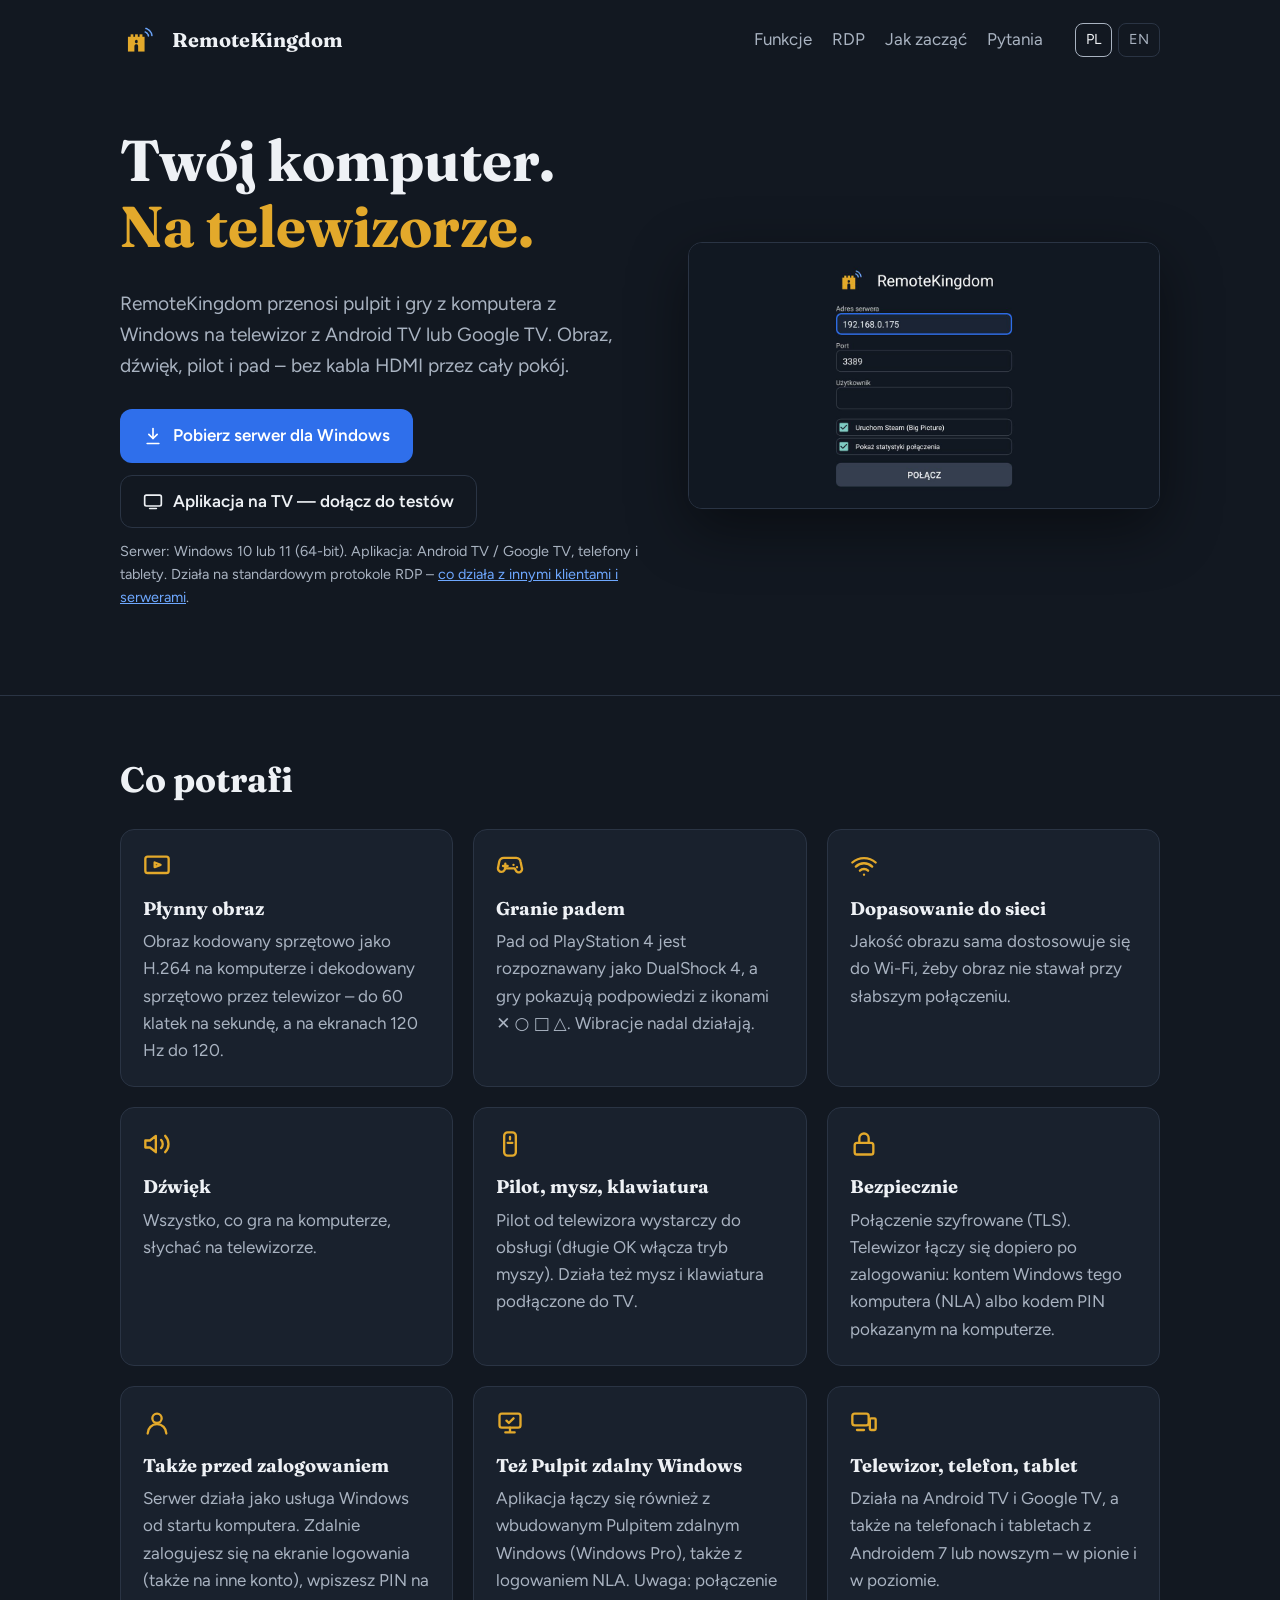
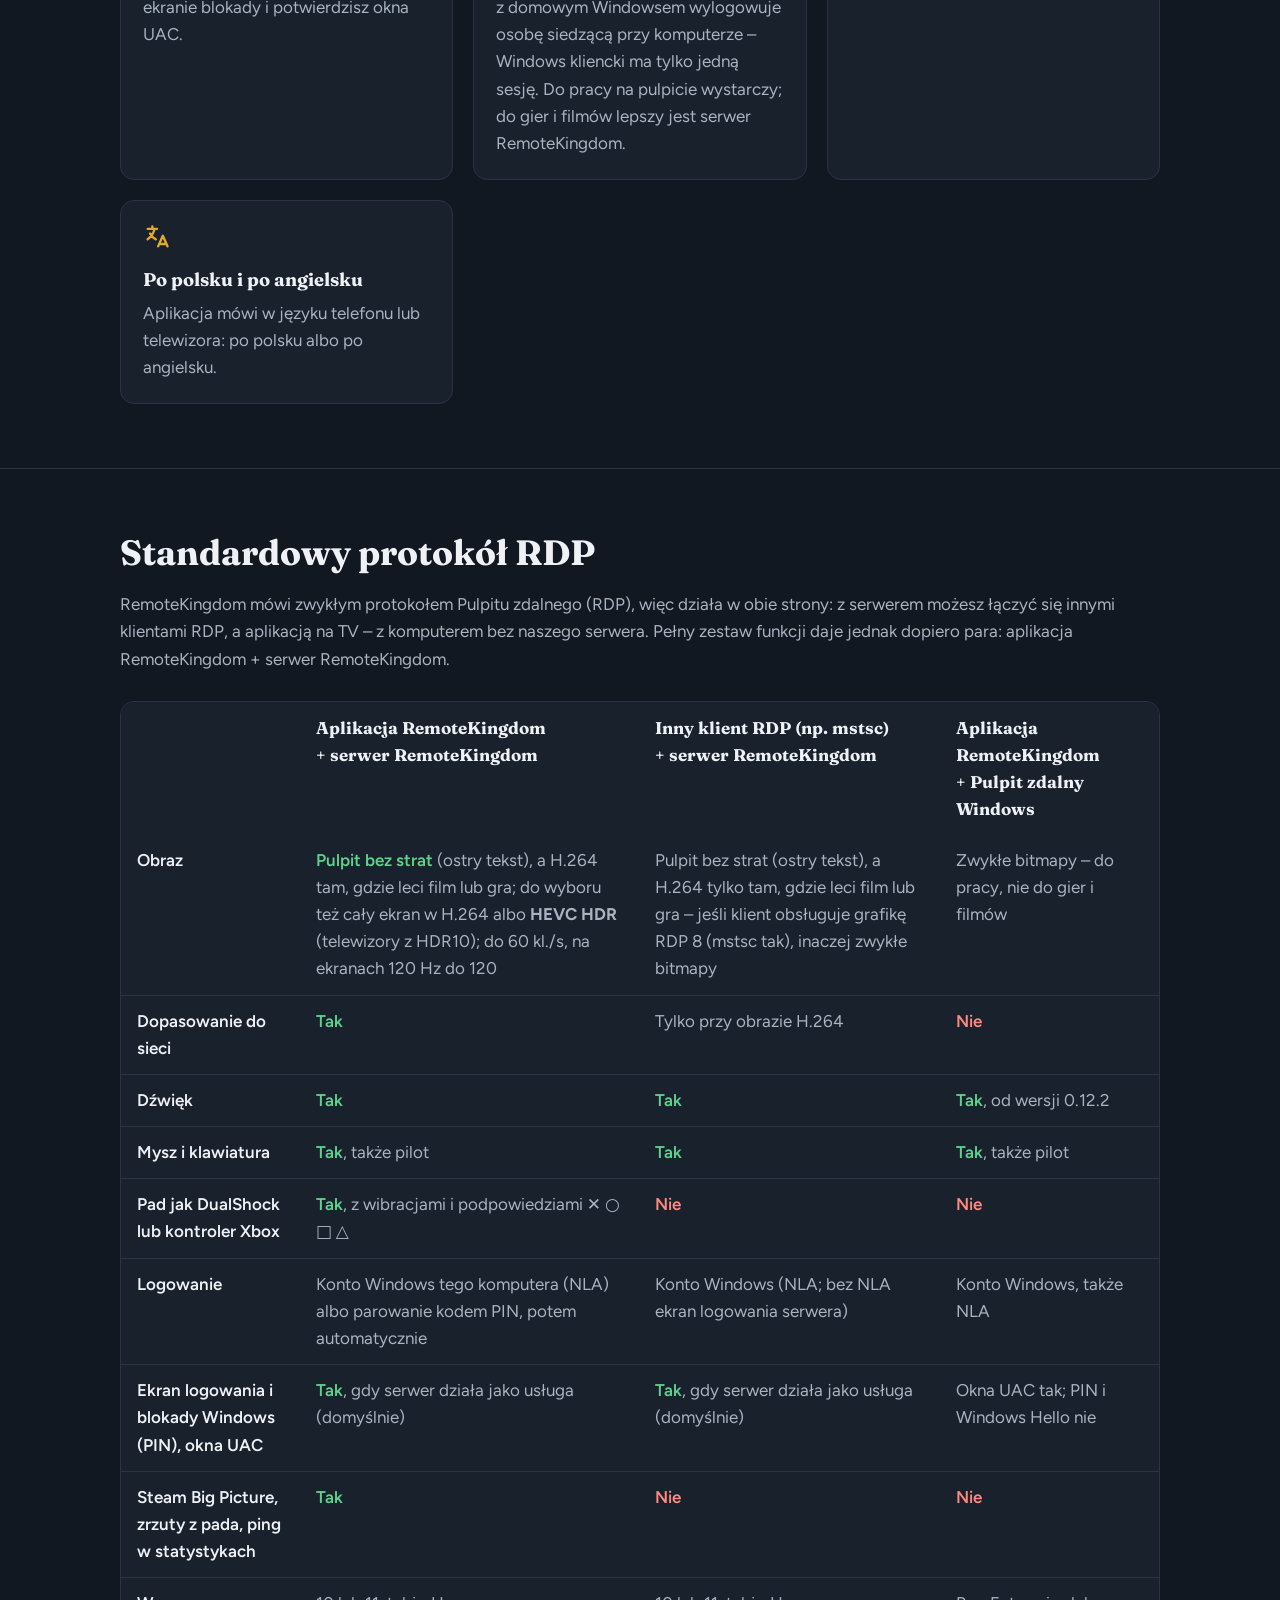
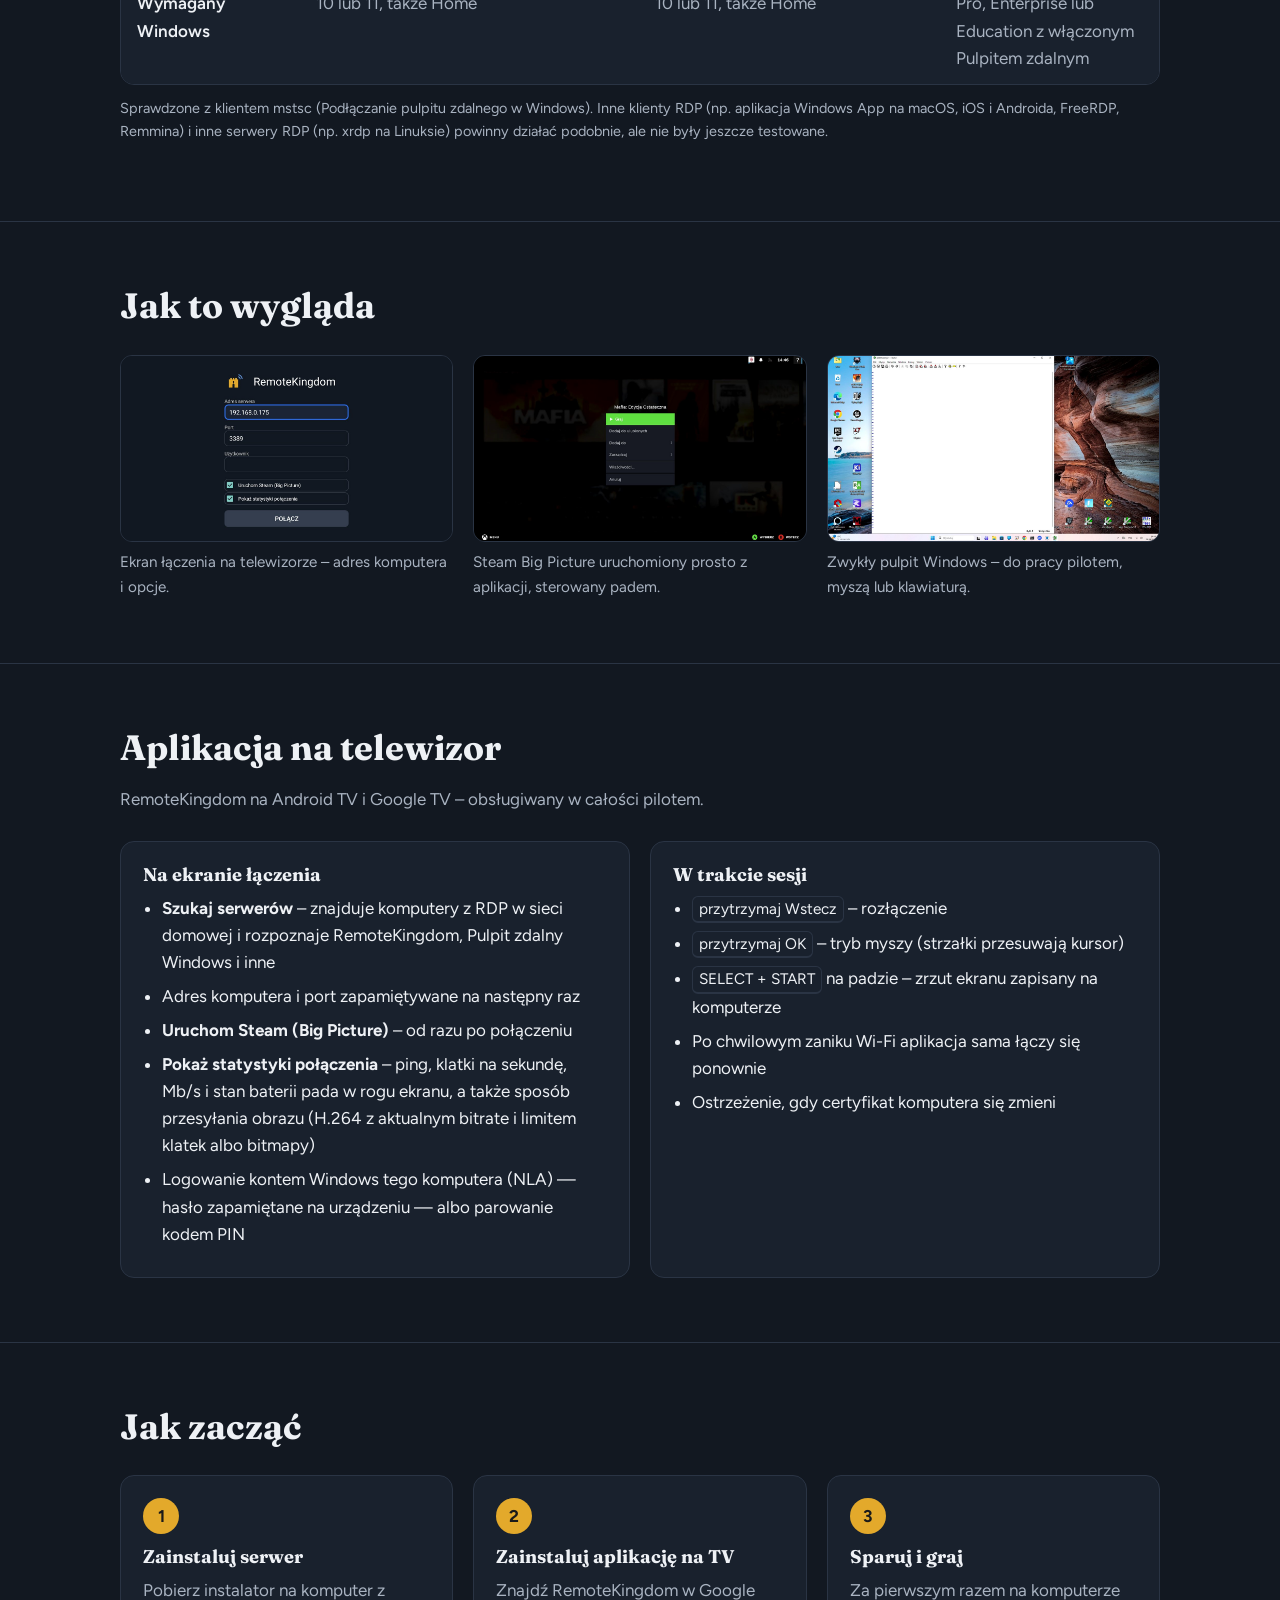
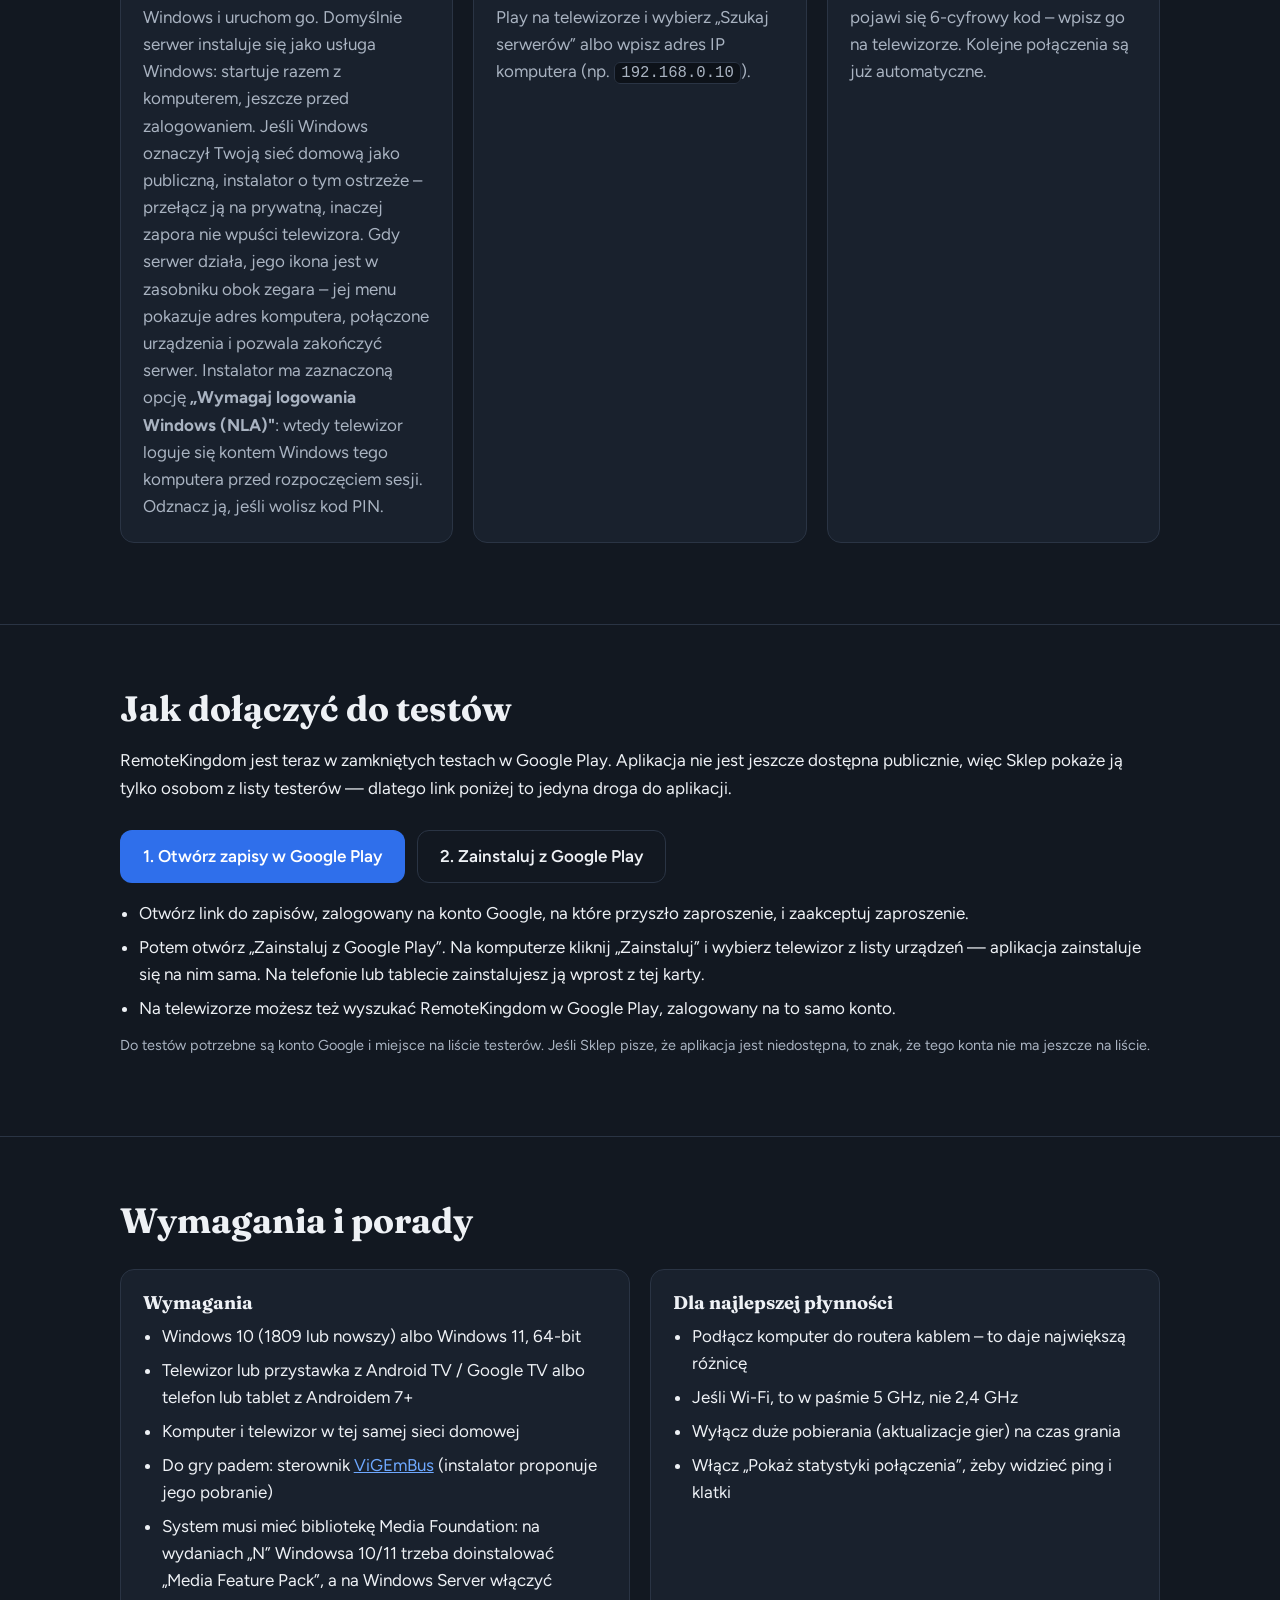
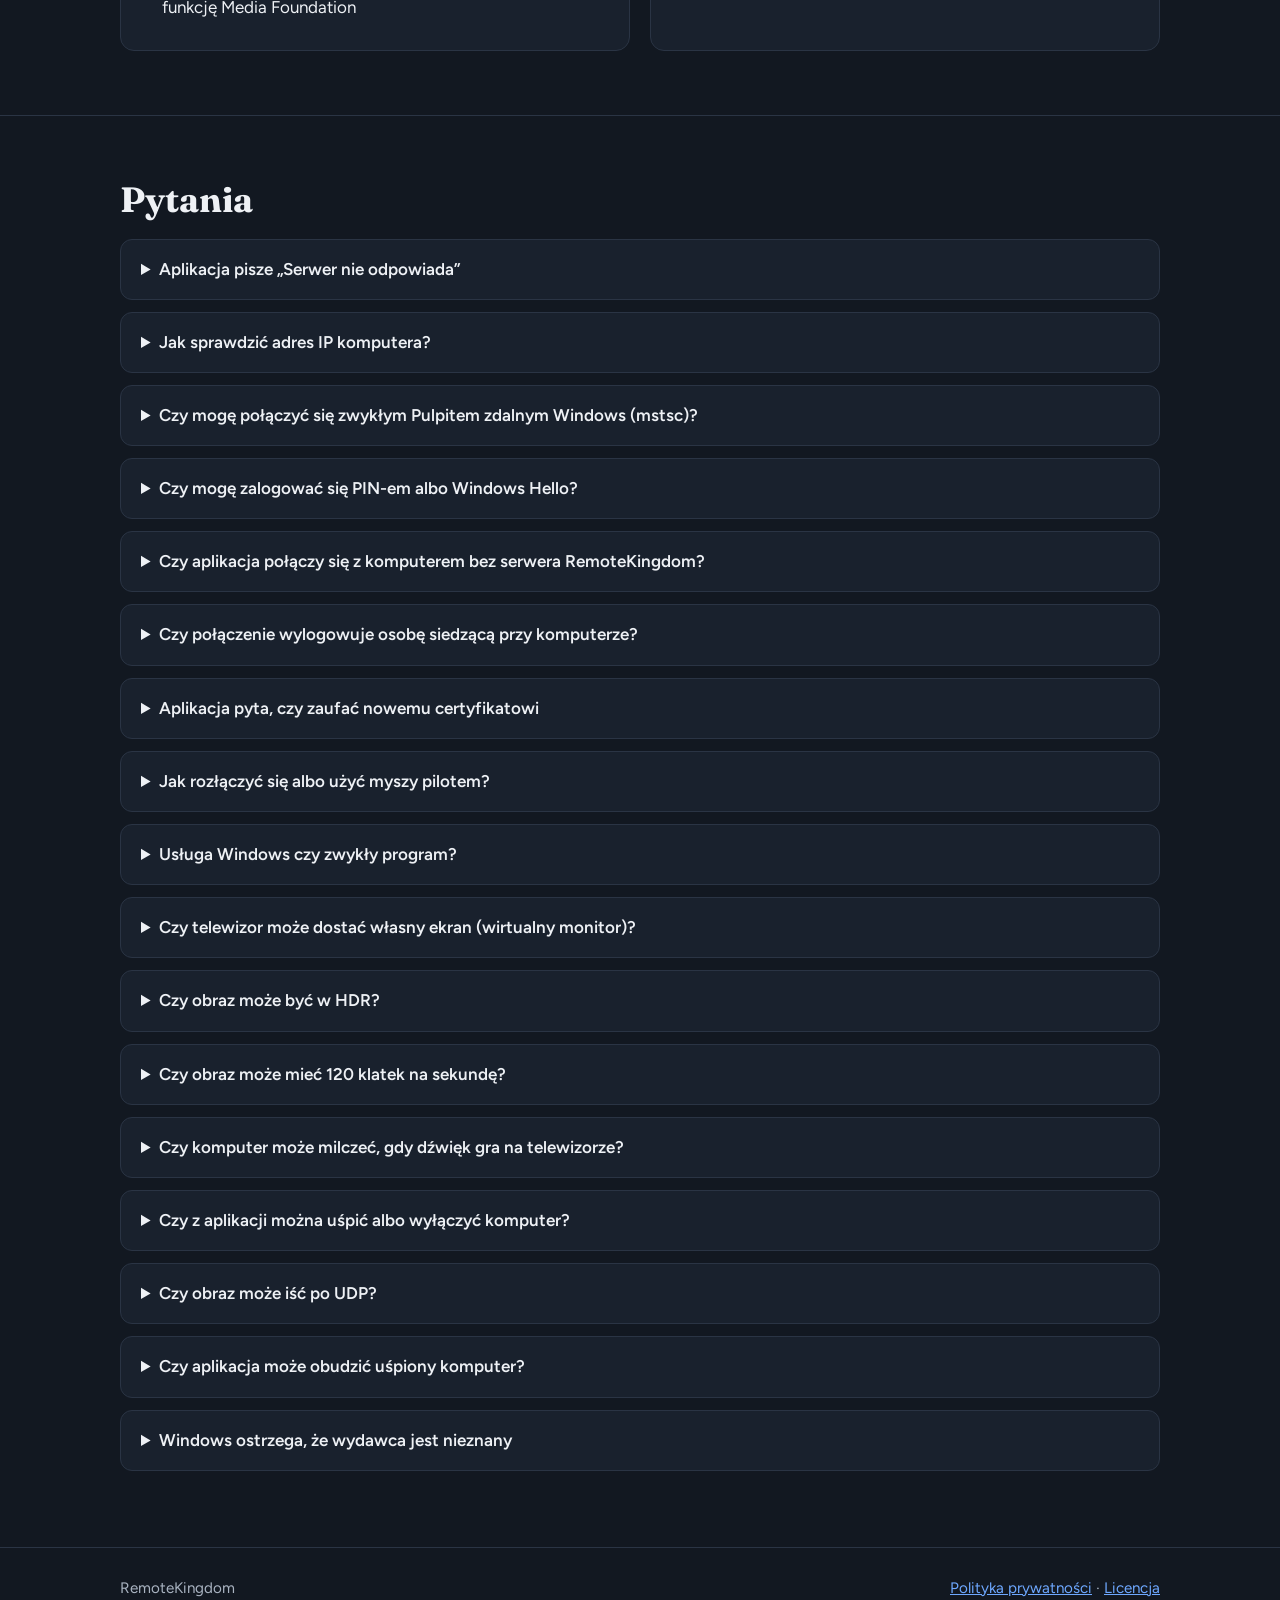
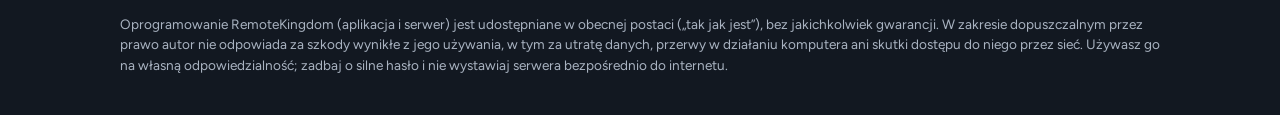
<file: index.html>
<!doctype html>
<html lang="pl">
<head>
<meta charset="utf-8">
<meta name="viewport" content="width=device-width, initial-scale=1">
<title>RemoteKingdom – komputer na telewizorze</title>
<meta name="description" content="RemoteKingdom: pulpit i gry z komputera z Windows na telewizorze z Android TV. Obraz H.264, dźwięk, pilot i pad.">
<link rel="icon" type="image/png" href="img/icon.png">
<link rel="alternate" hreflang="pl" href="https://2lero.github.io/remotekingdom-site/">
<link rel="alternate" hreflang="en" href="https://2lero.github.io/remotekingdom-site/en/">
<link rel="alternate" hreflang="x-default" href="https://2lero.github.io/remotekingdom-site/">
<link rel="preconnect" href="https://fonts.googleapis.com">
<link rel="preconnect" href="https://fonts.gstatic.com" crossorigin>
<link href="https://fonts.googleapis.com/css2?family=Fraunces:opsz,wght@9..144,700&family=Figtree:wght@400;600&display=swap" rel="stylesheet">
<link rel="stylesheet" href="style.css">
</head>
<body>

<div class="wrap">
  <header class="top">
    <img src="img/icon.png" alt="">
    <b>RemoteKingdom</b>
    <nav>
      <a href="#funkcje">Funkcje</a>
      <a href="#rdp">RDP</a>
      <a href="#start">Jak zacząć</a>
      <a href="#faq">Pytania</a>
    </nav>
    <div class="lang"><a href="./" aria-current="page">PL</a><a href="en/" lang="en">EN</a></div>
  </header>

  <div class="hero">
    <div>
      <h1>Twój komputer.<br><span>Na telewizorze.</span></h1>
      <p class="lead">RemoteKingdom przenosi pulpit i gry z komputera z Windows na telewizor z Android TV lub Google TV. Obraz, dźwięk, pilot i pad – bez kabla HDMI przez cały pokój.</p>
      <div class="buttons">
        <a class="btn primary" href="https://github.com/2lero/remotekingdom-site/releases/latest/download/RemoteKingdomServerSetup.exe">
          <svg viewBox="0 0 24 24" fill="none" stroke="currentColor" stroke-width="2" stroke-linecap="round" stroke-linejoin="round" aria-hidden="true"><path d="M12 3v12"/><path d="m7 10 5 5 5-5"/><path d="M5 21h14"/></svg>
          Pobierz serwer dla Windows
        </a>
        <a class="btn ghost" href="https://play.google.com/apps/testing/com.lero.remotekingdom">
          <svg viewBox="0 0 24 24" fill="none" stroke="currentColor" stroke-width="2" stroke-linecap="round" stroke-linejoin="round" aria-hidden="true"><rect x="2" y="5" width="20" height="13" rx="2"/><path d="M8 21h8"/></svg>
          Aplikacja na TV — dołącz do testów
        </a>
      </div>
      <p class="note">Serwer: Windows 10 lub 11 (64-bit). Aplikacja: Android TV / Google TV, telefony i tablety. Działa na standardowym protokole RDP – <a href="#rdp">co działa z innymi klientami i serwerami</a>.</p>
    </div>
    <img class="shot" src="img/connect.jpg" alt="Ekran łączenia aplikacji RemoteKingdom na telewizorze">
  </div>
</div>

<section id="funkcje">
  <div class="wrap">
    <h2>Co potrafi</h2>
    <div class="grid">
      <div class="card">
        <svg viewBox="0 0 24 24" fill="none" stroke="currentColor" stroke-width="2" stroke-linecap="round" stroke-linejoin="round" aria-hidden="true"><rect x="2" y="4" width="20" height="14" rx="2"/><path d="m10 9 5 2-5 2z"/></svg>
        <h3>Płynny obraz</h3>
        <p>Obraz kodowany sprzętowo jako H.264 na komputerze i dekodowany sprzętowo przez telewizor – do 60 klatek na sekundę, a na ekranach 120 Hz do 120.</p>
      </div>
      <div class="card">
        <svg viewBox="0 0 24 24" fill="none" stroke="currentColor" stroke-width="2" stroke-linecap="round" stroke-linejoin="round" aria-hidden="true"><path d="M6 12h4m-2-2v4"/><path d="M15 11h.01M18 13h.01"/><path d="M17.3 5H6.7a4 4 0 0 0-3.9 3.2l-1 5A3 3 0 0 0 4.7 17c1 0 1.9-.5 2.4-1.3L8 14h8l.9 1.7a2.8 2.8 0 0 0 5.2-2.2l-1-5A4 4 0 0 0 17.3 5z"/></svg>
        <h3>Granie padem</h3>
        <p>Pad od PlayStation 4 jest rozpoznawany jako DualShock 4, a gry pokazują podpowiedzi z ikonami ✕ ○ □ △. Wibracje nadal działają.</p>
      </div>
      <div class="card">
        <svg viewBox="0 0 24 24" fill="none" stroke="currentColor" stroke-width="2" stroke-linecap="round" stroke-linejoin="round" aria-hidden="true"><path d="M5 12.5a10 10 0 0 1 14 0"/><path d="M8.5 16a5 5 0 0 1 7 0"/><path d="M12 19.5h.01"/><path d="M2 9a15 15 0 0 1 20 0"/></svg>
        <h3>Dopasowanie do sieci</h3>
        <p>Jakość obrazu sama dostosowuje się do Wi-Fi, żeby obraz nie stawał przy słabszym połączeniu.</p>
      </div>
      <div class="card">
        <svg viewBox="0 0 24 24" fill="none" stroke="currentColor" stroke-width="2" stroke-linecap="round" stroke-linejoin="round" aria-hidden="true"><path d="M11 5 6 9H2v6h4l5 4z"/><path d="M15.5 8.5a5 5 0 0 1 0 7"/><path d="M19 5a10 10 0 0 1 0 14"/></svg>
        <h3>Dźwięk</h3>
        <p>Wszystko, co gra na komputerze, słychać na telewizorze.</p>
      </div>
      <div class="card">
        <svg viewBox="0 0 24 24" fill="none" stroke="currentColor" stroke-width="2" stroke-linecap="round" stroke-linejoin="round" aria-hidden="true"><rect x="7" y="2" width="10" height="20" rx="3"/><path d="M12 6v2m-2 3h4"/></svg>
        <h3>Pilot, mysz, klawiatura</h3>
        <p>Pilot od telewizora wystarczy do obsługi (długie OK włącza tryb myszy). Działa też mysz i klawiatura podłączone do TV.</p>
      </div>
      <div class="card">
        <svg viewBox="0 0 24 24" fill="none" stroke="currentColor" stroke-width="2" stroke-linecap="round" stroke-linejoin="round" aria-hidden="true"><rect x="4" y="11" width="16" height="10" rx="2"/><path d="M8 11V7a4 4 0 0 1 8 0v4"/></svg>
        <h3>Bezpiecznie</h3>
        <p>Połączenie szyfrowane (TLS). Telewizor łączy się dopiero po zalogowaniu: kontem Windows tego komputera (NLA) albo kodem PIN pokazanym na komputerze.</p>
      </div>
      <div class="card">
        <svg viewBox="0 0 24 24" fill="none" stroke="currentColor" stroke-width="2" stroke-linecap="round" stroke-linejoin="round" aria-hidden="true"><circle cx="12" cy="8" r="4"/><path d="M4 21a8 8 0 0 1 16 0"/></svg>
        <h3>Także przed zalogowaniem</h3>
        <p>Serwer działa jako usługa Windows od startu komputera. Zdalnie zalogujesz się na ekranie logowania (także na inne konto), wpiszesz PIN na ekranie blokady i potwierdzisz okna UAC.</p>
      </div>
      <div class="card">
        <svg viewBox="0 0 24 24" fill="none" stroke="currentColor" stroke-width="2" stroke-linecap="round" stroke-linejoin="round" aria-hidden="true"><rect x="3" y="4" width="18" height="12" rx="2"/><path d="M8 20h8M12 16v4"/><path d="m9 10 2 2 4-4"/></svg>
        <h3>Też Pulpit zdalny Windows</h3>
        <p>Aplikacja łączy się również z wbudowanym Pulpitem zdalnym Windows (Windows Pro), także z logowaniem NLA. Uwaga: połączenie z domowym Windowsem wylogowuje osobę siedzącą przy komputerze – Windows kliencki ma tylko jedną sesję. Do pracy na pulpicie wystarczy; do gier i filmów lepszy jest serwer RemoteKingdom.</p>
      </div>
      <div class="card">
        <svg viewBox="0 0 24 24" fill="none" stroke="currentColor" stroke-width="2" stroke-linecap="round" stroke-linejoin="round" aria-hidden="true"><rect x="2" y="4" width="14" height="10" rx="2"/><rect x="17" y="8" width="5" height="10" rx="1"/><path d="M6 18h6"/></svg>
        <h3>Telewizor, telefon, tablet</h3>
        <p>Działa na Android TV i Google TV, a także na telefonach i tabletach z Androidem 7 lub nowszym – w pionie i w poziomie.</p>
      </div>
      <div class="card">
        <svg viewBox="0 0 24 24" fill="none" stroke="currentColor" stroke-width="2" stroke-linecap="round" stroke-linejoin="round" aria-hidden="true"><path d="M4 5h8M8 3v2m2 0c-1 4-3 7-6 9m2-5c1 2 3 4 5 5"/><path d="m13 20 4-9 4 9m-7-2h6"/></svg>
        <h3>Po polsku i po angielsku</h3>
        <p>Aplikacja mówi w języku telefonu lub telewizora: po polsku albo po angielsku.</p>
      </div>
    </div>
  </div>
</section>

<section id="rdp">
  <div class="wrap">
    <h2>Standardowy protokół RDP</h2>
    <p class="muted">RemoteKingdom mówi zwykłym protokołem Pulpitu zdalnego (RDP), więc działa w obie strony: z serwerem możesz łączyć się innymi klientami RDP, a aplikacją na TV – z komputerem bez naszego serwera. Pełny zestaw funkcji daje jednak dopiero para: aplikacja RemoteKingdom + serwer RemoteKingdom.</p>
    <div class="table-wrap">
      <table class="compat">
        <thead>
          <tr>
            <th></th>
            <th>Aplikacja RemoteKingdom<br>+ serwer RemoteKingdom</th>
            <th>Inny klient RDP (np. mstsc)<br>+ serwer RemoteKingdom</th>
            <th>Aplikacja RemoteKingdom<br>+ Pulpit zdalny Windows</th>
          </tr>
        </thead>
        <tbody>
          <tr><th>Obraz</th><td><span class="yes">Pulpit bez strat</span> (ostry tekst), a H.264 tam, gdzie leci film lub gra; do wyboru też cały ekran w H.264 albo <b>HEVC HDR</b> (telewizory z HDR10); do 60 kl./s, na ekranach 120 Hz do 120</td><td>Pulpit bez strat (ostry tekst), a H.264 tylko tam, gdzie leci film lub gra – jeśli klient obsługuje grafikę RDP 8 (mstsc tak), inaczej zwykłe bitmapy</td><td>Zwykłe bitmapy – do pracy, nie do gier i filmów</td></tr>
          <tr><th>Dopasowanie do sieci</th><td><span class="yes">Tak</span></td><td>Tylko przy obrazie H.264</td><td><span class="no">Nie</span></td></tr>
          <tr><th>Dźwięk</th><td><span class="yes">Tak</span></td><td><span class="yes">Tak</span></td><td><span class="yes">Tak</span>, od wersji 0.12.2</td></tr>
          <tr><th>Mysz i klawiatura</th><td><span class="yes">Tak</span>, także pilot</td><td><span class="yes">Tak</span></td><td><span class="yes">Tak</span>, także pilot</td></tr>
          <tr><th>Pad jak DualShock lub kontroler Xbox</th><td><span class="yes">Tak</span>, z wibracjami i podpowiedziami ✕ ○ □ △</td><td><span class="no">Nie</span></td><td><span class="no">Nie</span></td></tr>
          <tr><th>Logowanie</th><td>Konto Windows tego komputera (NLA) albo parowanie kodem PIN, potem automatycznie</td><td>Konto Windows (NLA; bez NLA ekran logowania serwera)</td><td>Konto Windows, także NLA</td></tr>
          <tr><th>Ekran logowania i blokady Windows (PIN), okna UAC</th><td><span class="yes">Tak</span>, gdy serwer działa jako usługa (domyślnie)</td><td><span class="yes">Tak</span>, gdy serwer działa jako usługa (domyślnie)</td><td>Okna UAC tak; PIN i Windows Hello nie</td></tr>
          <tr><th>Steam Big Picture, zrzuty z pada, ping w statystykach</th><td><span class="yes">Tak</span></td><td><span class="no">Nie</span></td><td><span class="no">Nie</span></td></tr>
          <tr><th>Wymagany Windows</th><td>10 lub 11, także Home</td><td>10 lub 11, także Home</td><td>Pro, Enterprise lub Education z włączonym Pulpitem zdalnym</td></tr>
        </tbody>
      </table>
    </div>
    <p class="note">Sprawdzone z klientem mstsc (Podłączanie pulpitu zdalnego w Windows). Inne klienty RDP (np. aplikacja Windows App na macOS, iOS i Androida, FreeRDP, Remmina) i inne serwery RDP (np. xrdp na Linuksie) powinny działać podobnie, ale nie były jeszcze testowane.</p>
  </div>
</section>

<section id="wyglad">
  <div class="wrap">
    <h2>Jak to wygląda</h2>
    <div class="gallery">
      <figure><img src="img/connect.jpg" alt="Ekran łączenia aplikacji na telewizorze" loading="lazy"><figcaption>Ekran łączenia na telewizorze – adres komputera i opcje.</figcaption></figure>
      <figure><img src="img/steam.jpg" alt="Steam Big Picture na telewizorze" loading="lazy"><figcaption>Steam Big Picture uruchomiony prosto z aplikacji, sterowany padem.</figcaption></figure>
      <figure><img src="img/desktop.jpg" alt="Pulpit Windows na telewizorze" loading="lazy"><figcaption>Zwykły pulpit Windows – do pracy pilotem, myszą lub klawiaturą.</figcaption></figure>
    </div>
  </div>
</section>

<section id="aplikacja">
  <div class="wrap">
    <h2>Aplikacja na telewizor</h2>
    <p class="muted">RemoteKingdom na Android TV i Google TV – obsługiwany w całości pilotem.</p>
    <div class="two">
      <div class="card">
        <h3>Na ekranie łączenia</h3>
        <ul class="clean">
          <li><b>Szukaj serwerów</b> – znajduje komputery z RDP w sieci domowej i rozpoznaje RemoteKingdom, Pulpit zdalny Windows i inne</li>
          <li>Adres komputera i port zapamiętywane na następny raz</li>
          <li><b>Uruchom Steam (Big Picture)</b> – od razu po połączeniu</li>
          <li><b>Pokaż statystyki połączenia</b> – ping, klatki na sekundę, Mb/s i stan baterii pada w rogu ekranu, a także sposób przesyłania obrazu (H.264 z aktualnym bitrate i limitem klatek albo bitmapy)</li>
          <li>Logowanie kontem Windows tego komputera (NLA) — hasło zapamiętane na urządzeniu — albo parowanie kodem PIN</li>
        </ul>
      </div>
      <div class="card">
        <h3>W trakcie sesji</h3>
        <ul class="clean">
          <li><span class="kbd">przytrzymaj Wstecz</span> – rozłączenie</li>
          <li><span class="kbd">przytrzymaj OK</span> – tryb myszy (strzałki przesuwają kursor)</li>
          <li><span class="kbd">SELECT + START</span> na padzie – zrzut ekranu zapisany na komputerze</li>
          <li>Po chwilowym zaniku Wi-Fi aplikacja sama łączy się ponownie</li>
          <li>Ostrzeżenie, gdy certyfikat komputera się zmieni</li>
        </ul>
      </div>
    </div>
  </div>
</section>

<section id="start">
  <div class="wrap">
    <h2>Jak zacząć</h2>
    <ol class="steps">
      <li>
        <h3>Zainstaluj serwer</h3>
        <p>Pobierz instalator na komputer z Windows i uruchom go. Domyślnie serwer instaluje się jako usługa Windows: startuje razem z komputerem, jeszcze przed zalogowaniem. Jeśli Windows oznaczył Twoją sieć domową jako publiczną, instalator o tym ostrzeże – przełącz ją na prywatną, inaczej zapora nie wpuści telewizora. Gdy serwer działa, jego ikona jest w zasobniku obok zegara – jej menu pokazuje adres komputera, połączone urządzenia i pozwala zakończyć serwer. Instalator ma zaznaczoną opcję <b>„Wymagaj logowania Windows (NLA)"</b>: wtedy telewizor loguje się kontem Windows tego komputera przed rozpoczęciem sesji. Odznacz ją, jeśli wolisz kod PIN.</p>
      </li>
      <li>
        <h3>Zainstaluj aplikację na TV</h3>
        <p>Znajdź RemoteKingdom w Google Play na telewizorze i wybierz „Szukaj serwerów” albo wpisz adres IP komputera (np. <code>192.168.0.10</code>).</p>
      </li>
      <li>
        <h3>Sparuj i graj</h3>
        <p>Za pierwszym razem na komputerze pojawi się 6-cyfrowy kod – wpisz go na telewizorze. Kolejne połączenia są już automatyczne.</p>
      </li>
    </ol>
  </div>
</section>

  <section id="testy">
    <div class="wrap">
      <h2>Jak dołączyć do testów</h2>
      <p>RemoteKingdom jest teraz w zamkniętych testach w Google Play. Aplikacja nie jest jeszcze dostępna publicznie, więc Sklep pokaże ją tylko osobom z listy testerów — dlatego link poniżej to jedyna droga do aplikacji.</p>
      <p class="buttons">
        <a class="btn primary" href="https://play.google.com/apps/testing/com.lero.remotekingdom">1. Otwórz zapisy w Google Play</a>
        <a class="btn ghost" href="https://play.google.com/store/apps/details?id=com.lero.remotekingdom">2. Zainstaluj z Google Play</a>
      </p>
      <ul class="clean">
        <li>Otwórz link do zapisów, zalogowany na konto Google, na które przyszło zaproszenie, i zaakceptuj zaproszenie.</li>
        <li>Potem otwórz „Zainstaluj z Google Play”. Na komputerze kliknij „Zainstaluj” i wybierz telewizor z listy urządzeń — aplikacja zainstaluje się na nim sama. Na telefonie lub tablecie zainstalujesz ją wprost z tej karty.</li>
        <li>Na telewizorze możesz też wyszukać RemoteKingdom w Google Play, zalogowany na to samo konto.</li>
      </ul>
      <p class="note">Do testów potrzebne są konto Google i miejsce na liście testerów. Jeśli Sklep pisze, że aplikacja jest niedostępna, to znak, że tego konta nie ma jeszcze na liście.</p>
    </div>
  </section>

<section>
  <div class="wrap">
    <h2>Wymagania i porady</h2>
    <div class="two">
      <div class="card">
        <h3>Wymagania</h3>
        <ul class="clean">
          <li>Windows 10 (1809 lub nowszy) albo Windows 11, 64-bit</li>
          <li>Telewizor lub przystawka z Android TV / Google TV albo telefon lub tablet z Androidem 7+</li>
          <li>Komputer i telewizor w tej samej sieci domowej</li>
          <li>Do gry padem: sterownik <a href="https://github.com/nefarius/ViGEmBus/releases/tag/v1.22.0">ViGEmBus</a> (instalator proponuje jego pobranie)</li>
          <li>System musi mieć bibliotekę Media Foundation: na wydaniach „N” Windowsa 10/11 trzeba doinstalować „Media Feature Pack”, a na Windows Server włączyć funkcję Media Foundation</li>
        </ul>
      </div>
      <div class="card">
        <h3>Dla najlepszej płynności</h3>
        <ul class="clean">
          <li>Podłącz komputer do routera kablem – to daje największą różnicę</li>
          <li>Jeśli Wi-Fi, to w paśmie 5 GHz, nie 2,4 GHz</li>
          <li>Wyłącz duże pobierania (aktualizacje gier) na czas grania</li>
          <li>Włącz „Pokaż statystyki połączenia”, żeby widzieć ping i klatki</li>
        </ul>
      </div>
    </div>
  </div>
</section>

<section id="faq">
  <div class="wrap">
    <h2>Pytania</h2>
    <details>
      <summary>Aplikacja pisze „Serwer nie odpowiada”</summary>
      <p>Sprawdź, czy serwer działa na komputerze (ikona RemoteKingdom w zasobniku obok zegara; jeśli jej nie ma, uruchom „RemoteKingdom Server” z menu Start), czy adres IP jest poprawny i czy komputer i telewizor są w tej samej sieci. Serwer używa domyślnie portu 3389. Jeśli przy uruchamianiu serwera pojawia się okno o brakującym pliku <code>MFPlat.dll</code>, na komputerze brakuje biblioteki Media Foundation – patrz „Wymagania i porady”.</p>
      <p>Na tym samym porcie działa też wbudowany Pulpit zdalny Windows. Jeśli masz go włączonego, serwer RemoteKingdom nie wystartuje – zakończy się po cichu, a aplikacja pokaże tylko, że nie może się połączyć. Żeby to naprawić, wyłącz Pulpit zdalny (Ustawienia → System → Pulpit zdalny) albo uruchom serwer RemoteKingdom na innym porcie – numer portu podaje się jako pierwszy argument (np. 3390). Jeśli serwer nie startuje, zajrzyj do pliku <code>%ProgramData%\RemoteKingdom\server\rk_server.err</code> (serwer jako usługa) albo <code>%LOCALAPPDATA%\RemoteKingdom\rk_server.err</code> (zwykły program): znajdziesz tam wpis <code>[Main] Fatal: bind() failed: 10048</code>.</p>
      <p>Jeśli serwer działa, a telewizor i tak nie może się połączyć, sprawdź, czy Windows nie oznaczył Twojej sieci domowej jako publicznej. W sieci publicznej zapora nie wpuszcza połączeń do serwera (to ochrona np. w kawiarni lub hotelu). Zmienisz to w Ustawieniach → Sieć i Internet → Wi-Fi lub Ethernet → właściwości sieci → Typ profilu sieciowego → Sieć prywatna.</p>
    </details>
    <details>
      <summary>Jak sprawdzić adres IP komputera?</summary>
      <p>Najprościej: w aplikacji wybierz „Szukaj serwerów” albo kliknij ikonę RemoteKingdom w zasobniku na komputerze – menu pokazuje „Adres tego komputera”. Można też otworzyć Ustawienia Windows → Sieć i Internet → właściwości połączenia i odczytać „Adres IPv4” albo wpisać <code>ipconfig</code> w wierszu poleceń.</p>
    </details>
    <details>
      <summary>Czy mogę połączyć się zwykłym Pulpitem zdalnym Windows (mstsc)?</summary>
      <p>Tak. Jeśli Pulpit zdalny nie ma zapisanego hasła, po połączeniu pojawi się ekran logowania RemoteKingdom – wpisz nazwę użytkownika i hasło konta Windows tego komputera (dla konta Microsoft: adres e-mail i hasło konta, nie PIN). Po 3 błędnych próbach serwer się rozłącza.</p>
    </details>
    <details>
      <summary>Czy mogę zalogować się PIN-em albo Windows Hello?</summary>
      <p>Z serwerem RemoteKingdom działającym jako usługa (domyślnie) widzisz prawdziwy ekran blokady Windows i wpisujesz PIN tak samo jak przy komputerze. Ekran logowania samego serwera (pojawia się w mstsc bez zapisanego hasła) przyjmuje tylko hasło konta Windows (dla konta Microsoft: hasło konta, nie PIN).</p>
      <p>We wbudowanym Pulpicie zdalnym Windows PIN i Windows Hello nie działają – ekran logowania pokazuje tylko hasło i kartę inteligentną.</p>
      <p>Przy koncie Microsoft z włączoną opcją „wymagaj Windows Hello” logowanie przez Pulpit zdalny samym hasłem również potrafi nie zadziałać. Pomaga wtedy wyłączenie tej opcji albo jednorazowe zalogowanie się hasłem lokalnie na tym komputerze.</p>
    </details>
    <details>
      <summary>Czy aplikacja połączy się z komputerem bez serwera RemoteKingdom?</summary>
      <p>Tak, jeśli komputer ma Windows Pro z włączonym Pulpitem zdalnym (Ustawienia → System → Pulpit zdalny). Aplikacja poprosi o nazwę użytkownika i hasło konta Windows. Domyślnie hasło nie jest zapisywane. Możesz je zapamiętać, zaznaczając opcję w oknie logowania – hasło jest wtedy przechowywane zaszyfrowane kluczem urządzenia. Pad, parowanie PIN-em i obraz H.264 działają tylko z serwerem RemoteKingdom.</p>
    </details>
    <details>
      <summary>Czy połączenie wylogowuje osobę siedzącą przy komputerze?</summary>
      <p>Tak, jeśli łączysz się z komputerem przez wbudowany Pulpit zdalny Windows (Windows Pro). Windows kliencki ma tylko jedną sesję, więc osoba siedząca przy komputerze zostanie wylogowana. Serwerowe wersje Windows pozwalają na kilka sesji jednocześnie, ale domowy Windows 10/11 Pro – nie.</p>
    </details>
    <details>
      <summary>Aplikacja pyta, czy zaufać nowemu certyfikatowi</summary>
      <p>Tak się dzieje po ponownej instalacji serwera lub Windowsa, a także jednorazowo po przełączeniu serwera na usługę Windows (usługa ma własny certyfikat). Jeśli to Twój komputer i nic nie zmieniałeś, a pytanie się pojawiło – wybierz „Nie” i sprawdź, czy łączysz się z właściwym adresem.</p>
    </details>
    <details>
      <summary>Jak rozłączyć się albo użyć myszy pilotem?</summary>
      <p>Przytrzymaj Wstecz, aby się rozłączyć. Przytrzymaj OK, aby włączyć tryb myszy: strzałki przesuwają kursor, OK klika.</p>
    </details>
    <details>
      <summary>Usługa Windows czy zwykły program?</summary>
      <p>Instalator domyślnie wybiera usługę Windows. Serwer działa wtedy od startu komputera, także gdy nikt nie jest zalogowany, więc zdalnie zalogujesz się na ekranie logowania, wpiszesz PIN na ekranie blokady i potwierdzisz okna UAC. Wylogowanie albo przełączenie użytkownika na chwilę rozłącza – aplikacja połączy się ponownie, a od wersji serwera 0.17.25 także mstsc (bez błędu 0x904).</p>
      <p>Możesz też wybrać zwykły program uruchamiany po zalogowaniu. Wtedy ekran logowania, ekran blokady i okna UAC nie są widoczne zdalnie: obraz staje, a klawiatura nie działa, dopóki ktoś przy komputerze ich nie zamknie. Sposób uruchamiania zmienisz, uruchamiając instalator ponownie i wybierając drugą opcję (od wersji 0.11.1 poprzednia jest wtedy usuwana).</p>
    </details>
    <details>
      <summary>Czy telewizor może dostać własny ekran (wirtualny monitor)?</summary>
      <p>Tak, to opcja eksperymentalna od wersji 0.14 – zaznacz w instalatorze <b>„Wirtualny monitor”</b> (tylko w trybie usługi). Na czas połączenia Windows dostaje dodatkowy ekran dokładnie w rozdzielczości telewizora lub telefonu i ustawia go jako główny. Od wersji serwera 0.16.3 monitor komputera gaśnie na ten czas, więc wszystkie okna są na ekranie, który widzisz w aplikacji. Po rozłączeniu wirtualny ekran znika, a monitor komputera wraca razem z oknami. Od wersji 0.17.6 wystarczy też nacisnąć klawisz, kliknąć albo wyraźnie poruszyć myszą przy komputerze, żeby monitor komputera włączył się z powrotem w trakcie sesji – połączenie zdalne trwa dalej. Od wersji 0.17.22 monitor komputera pokazuje wtedy dokładnie to samo co klient (klon w rozdzielczości klienta), a po 10 minutach bez ruchu przy komputerze zostaje znowu sam wirtualny ekran. To nadal ten sam pulpit: jeden kursor i te same okna, więc nie służy do pracy we dwie osoby naraz.</p>
      <p>Opcja instaluje sterownik <a href="https://github.com/VirtualDrivers/Virtual-Display-Driver">Virtual Display Driver</a> (licencja MIT) i dodaje jego wydawcę, SignPath Foundation, do zaufanych wydawców Windows – bez tego Windows pytałby o zgodę przy instalacji. Odinstalowanie serwera usuwa sterownik i to zaufanie.</p>
      <p>Gry w trybie <b>wyłącznego pełnego ekranu</b> są na wirtualnym monitorze czarne – tego mechanizm przechwytywania Windows nie widzi. Ustaw w grze okno albo okno bez ramek, albo przed połączeniem przełącz w aplikacji <b>„Wirtualny monitor: wyłączony”</b> (od wersji aplikacji 0.14.2): obraz idzie wtedy z monitora komputera, gdzie takie gry są widoczne.</p>
    </details>
    <details>
      <summary>Czy obraz może być w HDR?</summary>
      <p>Tak, to tryb eksperymentalny od wersji 0.15 serwera i 0.14 aplikacji: <b>„Obraz: HEVC HDR”</b>. Pojawia się tylko na telewizorach, które pokazują HDR10 i mają sprzętowy dekoder HEVC 10-bit – na innych tej opcji nie ma. Serwer sam włącza HDR na czas połączenia (na wirtualnym monitorze albo na monitorze komputera, jeśli sam tego nie zrobiłeś) i wyłącza go po rozłączeniu. Cały ekran idzie wtedy jako wideo HEVC Main 10 HDR10, więc tekst na pulpicie jest odrobinę mniej ostry niż w trybie bez strat. Gdy coś po drodze nie obsługuje HDR (karta graficzna, monitor), serwer wysyła zwykłe H.264.</p>
    </details>
    <details>
      <summary>Czy obraz może mieć 120 klatek na sekundę?</summary>
      <p>Tak, od wersji 0.17.23 serwera i 0.17.0 aplikacji. Gdy ekran telefonu albo telewizora umie 120 Hz w swojej rozdzielczości, aplikacja sama go przełącza i prosi serwer o 120 klatek (wirtualny monitor też dostaje wtedy 120 Hz). Inaczej obraz idzie w 60 klatkach; mstsc zostaje przy 60. Od wersji 0.17.24 serwer naprawdę dobija do 120, o ile gra rysuje tyle klatek, a Wi-Fi nadąża – przy gorszej sieci automatyka sama zmniejsza liczbę klatek.</p>
    </details>
    <details>
      <summary>Czy komputer może milczeć, gdy dźwięk gra na telewizorze?</summary>
      <p>Tak, to opcja eksperymentalna od wersji 0.14 – zaznacz w instalatorze <b>„Wirtualna karta dźwiękowa”</b>. Na czas połączenia dźwięk idzie tylko do telewizora, a po rozłączeniu komputer wraca do swojego urządzenia. Potrzebna jest wirtualna karta dźwiękowa: Steam Streaming Speakers (instaluje je Steam przy Remote Play) albo darmowy <a href="https://vb-audio.com/Cable/">VB-CABLE</a>. Bez żadnej z nich dźwięk działa jak dotąd – gra i na komputerze, i na telewizorze. Programy, które mają na stałe wybrane konkretne urządzenie, grają dalej tam.</p>
    </details>
    <details>
      <summary>Czy z aplikacji można uśpić albo wyłączyć komputer?</summary>
      <p>Tak, od wersji 0.15 aplikacji i 0.16 serwera. W sesji u góry ekranu jest menu z przyciskiem <b>„Zasilanie”</b>: uśpij, hibernuj albo wyłącz. Na telewizorze menu pojawia się w trybie myszy (przytrzymaj OK), na telefonie po dotknięciu górnej krawędzi ekranu. Gdy aplikacja na telefonie działa w tle, w powiadomieniu jest przycisk wyłączania komputera (dotknij dwa razy) i osobny przycisk „Rozłącz”.</p>
      <p>Jeśli uśpienie albo hibernacja są w Windows wyłączone, aplikacja o tym powie. Komputery z nowoczesnym uśpieniem (wiele mini-PC i laptopów) obsługuje serwer od wersji 0.16.1. Hibernacja działa, nawet jeśli Windows nie pokazuje jej w menu Start – to tylko ustawienie wyglądu menu.</p>
    </details>
    <details>
      <summary>Czy obraz może iść po UDP?</summary>
      <p>Tak, od wersji 0.17 serwera i 0.16 aplikacji. Obraz idzie wtedy standardowym transportem UDP z RDP (tym samym, którego używa Windows z Pulpitem zdalnym), co jest płynniejsze na Wi‑Fi i przez VPN, bo zgubiony pakiet nie zatrzymuje całego strumienia. Dźwięk, sterowanie i pad zostają na TCP. Działa też z mstsc. Instalator dodaje regułę zapory dla UDP; gdy UDP nie przejdzie (zapora, sieć), sesja zostaje na TCP jak dotąd. Gdy UDP przestanie działać w trakcie sesji, obraz w aplikacji wraca na TCP bez rozłączania (serwer 0.17.5 i aplikacja 0.16.1; mstsc łączy się wtedy ponownie, a od wersji 0.17.11 najpierw czeka do 10 sekund, więc krótka przerwa w Wi-Fi go nie rozłącza). W statystykach aplikacji widać, czy obraz idzie po UDP, czy po TCP. Od wersji serwera 0.17.25 i aplikacji 0.17.2, gdy sieć gubi pakiety, serwer dosyła po UDP pakiety naprawcze (FEC): pojedynczy zgubiony pakiet aplikacja odtwarza od razu, bez czekania na ponowne wysłanie. Na sieci bez strat nic się nie zmienia. Od wersji serwera 0.17.27 pakiety naprawcze dostaje także mstsc.</p>
      <p>Serwer 0.17 wymaga aplikacji co najmniej 0.16 – starsza wersja uzna go za Windows i pokaże obraz w uproszczonym trybie bitmap.</p>
    </details>
    <details>
      <summary>Czy aplikacja może obudzić uśpiony komputer?</summary>
      <p>Próbuje – to funkcja eksperymentalna od wersji 0.13 serwera i aplikacji (Wake-on-LAN). Wystarczy raz połączyć się z działającym komputerem: serwer przekaże aplikacji adresy kart sieciowych. Gdy później komputer nie odpowiada, aplikacja wyśle sygnał budzenia i poczeka, aż serwer się zgłosi. Instalator (opcja „Pozwól aplikacji RemoteKingdom budzić ten komputer”) włącza budzenie na karcie przewodowej i wyłącza „Szybki rozruch”.</p>
      <p>Czy to zadziała, zależy od sprzętu: potrzebne jest połączenie kablem, ta sama sieć domowa, a do budzenia z hibernacji lub wyłączenia także włączone Wake on LAN w BIOS-ie. Na części komputerów budzenie przez sieć mimo to nie działa.</p>
    </details>
    <details>
      <summary>Windows ostrzega, że wydawca jest nieznany</summary>
      <p>Instalator nie jest jeszcze podpisany certyfikatem. Kliknij „Więcej informacji” → „Uruchom mimo to”. Pobieraj instalator tylko z tej strony.</p>
    </details>
  </div>
</section>

<footer>
  <div class="wrap">
    <span>RemoteKingdom</span>
    <span><a href="https://github.com/2lero/privacy-policy/blob/main/remotekingdom-privacy.txt">Polityka prywatności</a> · <a href="license.txt">Licencja</a></span>
  </div>
  <div class="wrap disclaimer">Oprogramowanie RemoteKingdom (aplikacja i serwer) jest udostępniane w obecnej postaci („tak jak jest”), bez jakichkolwiek gwarancji. W zakresie dopuszczalnym przez prawo autor nie odpowiada za szkody wynikłe z jego używania, w tym za utratę danych, przerwy w działaniu komputera ani skutki dostępu do niego przez sieć. Używasz go na własną odpowiedzialność; zadbaj o silne hasło i nie wystawiaj serwera bezpośrednio do internetu.</div>
</footer>

</body>
</html>
</file>
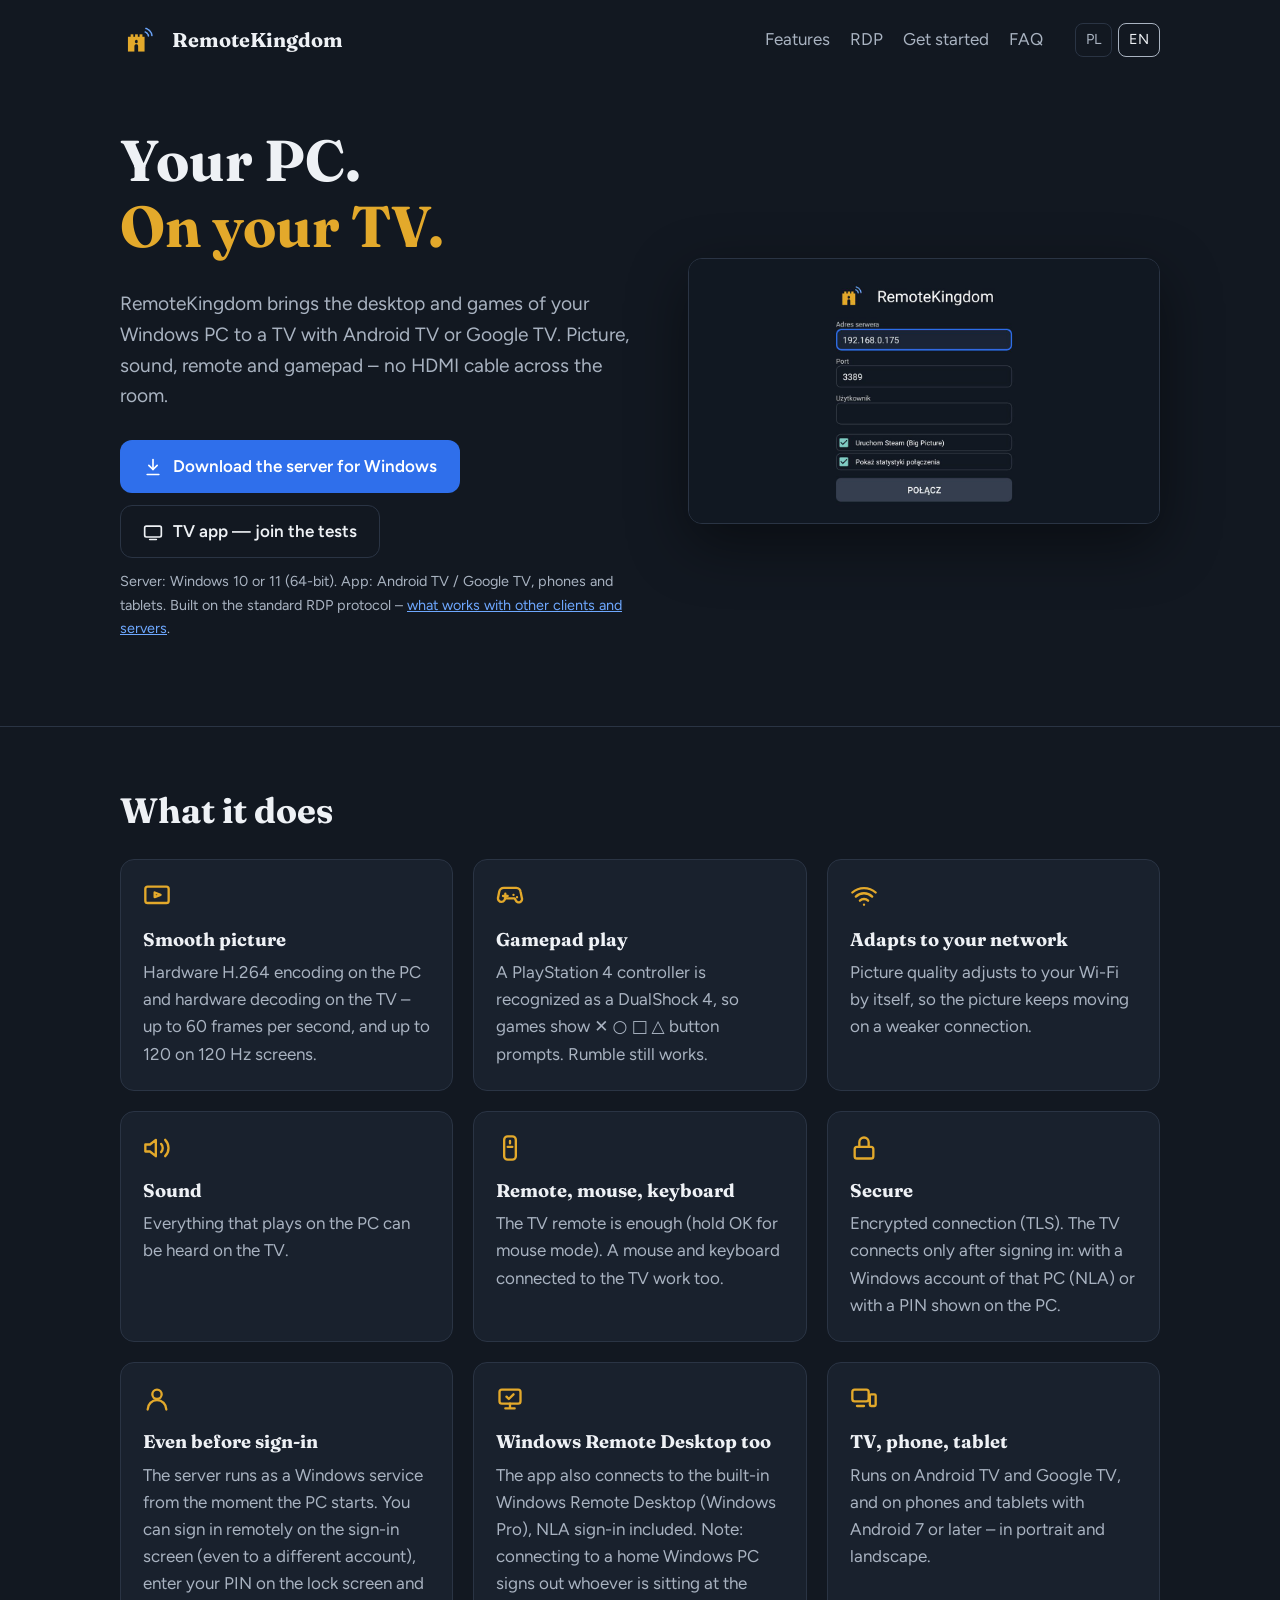
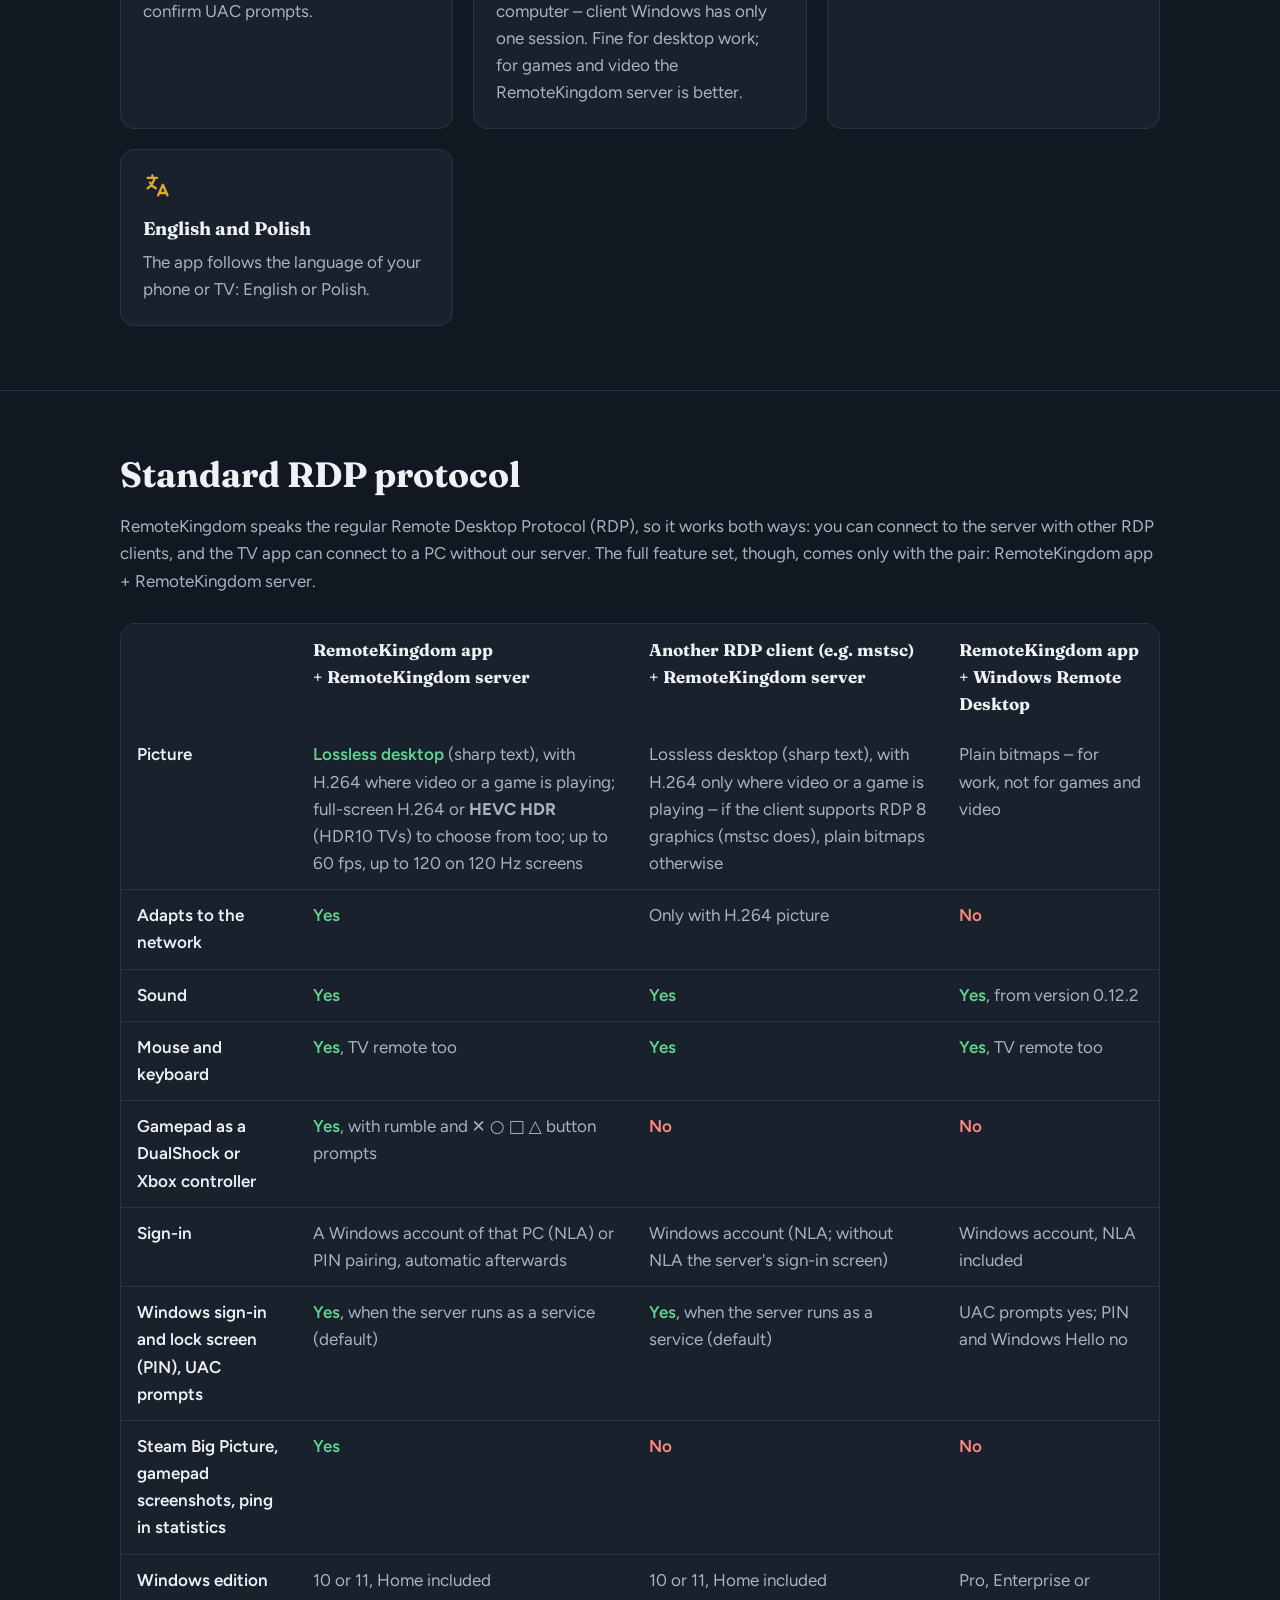
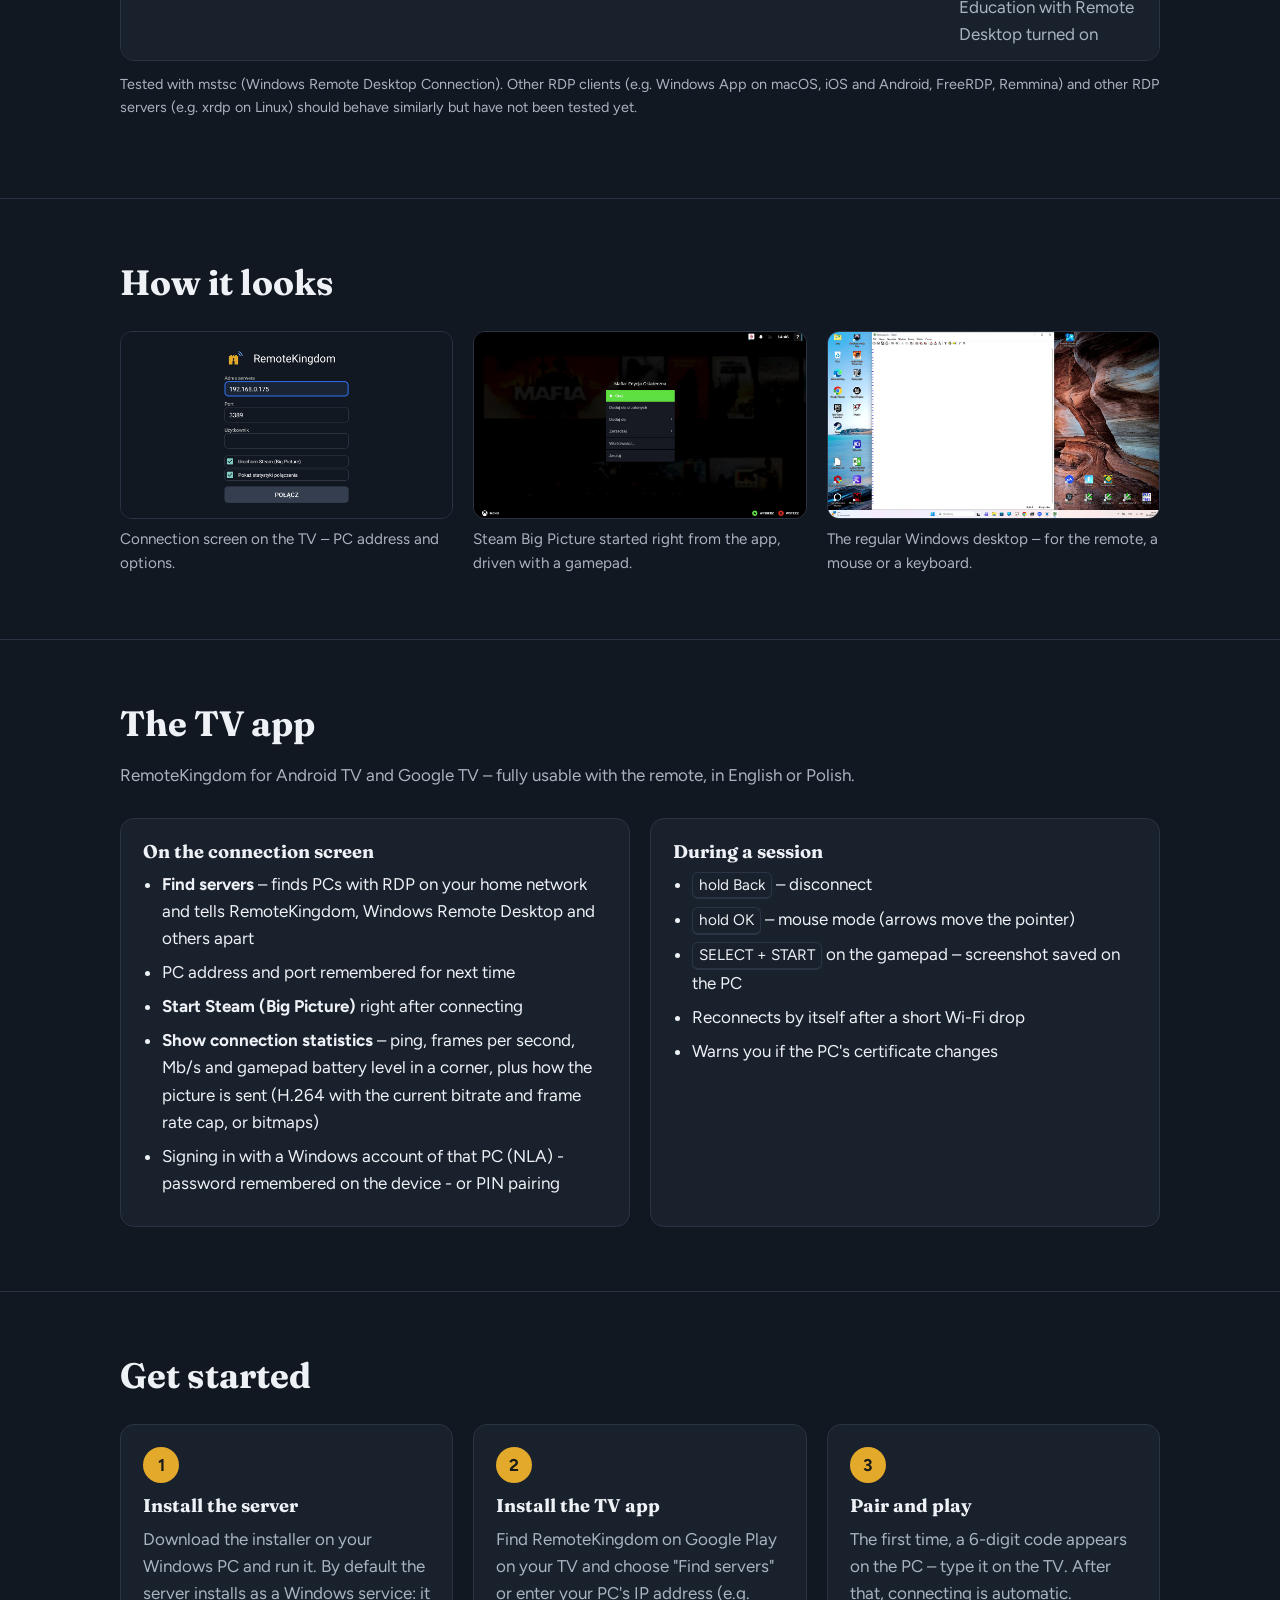
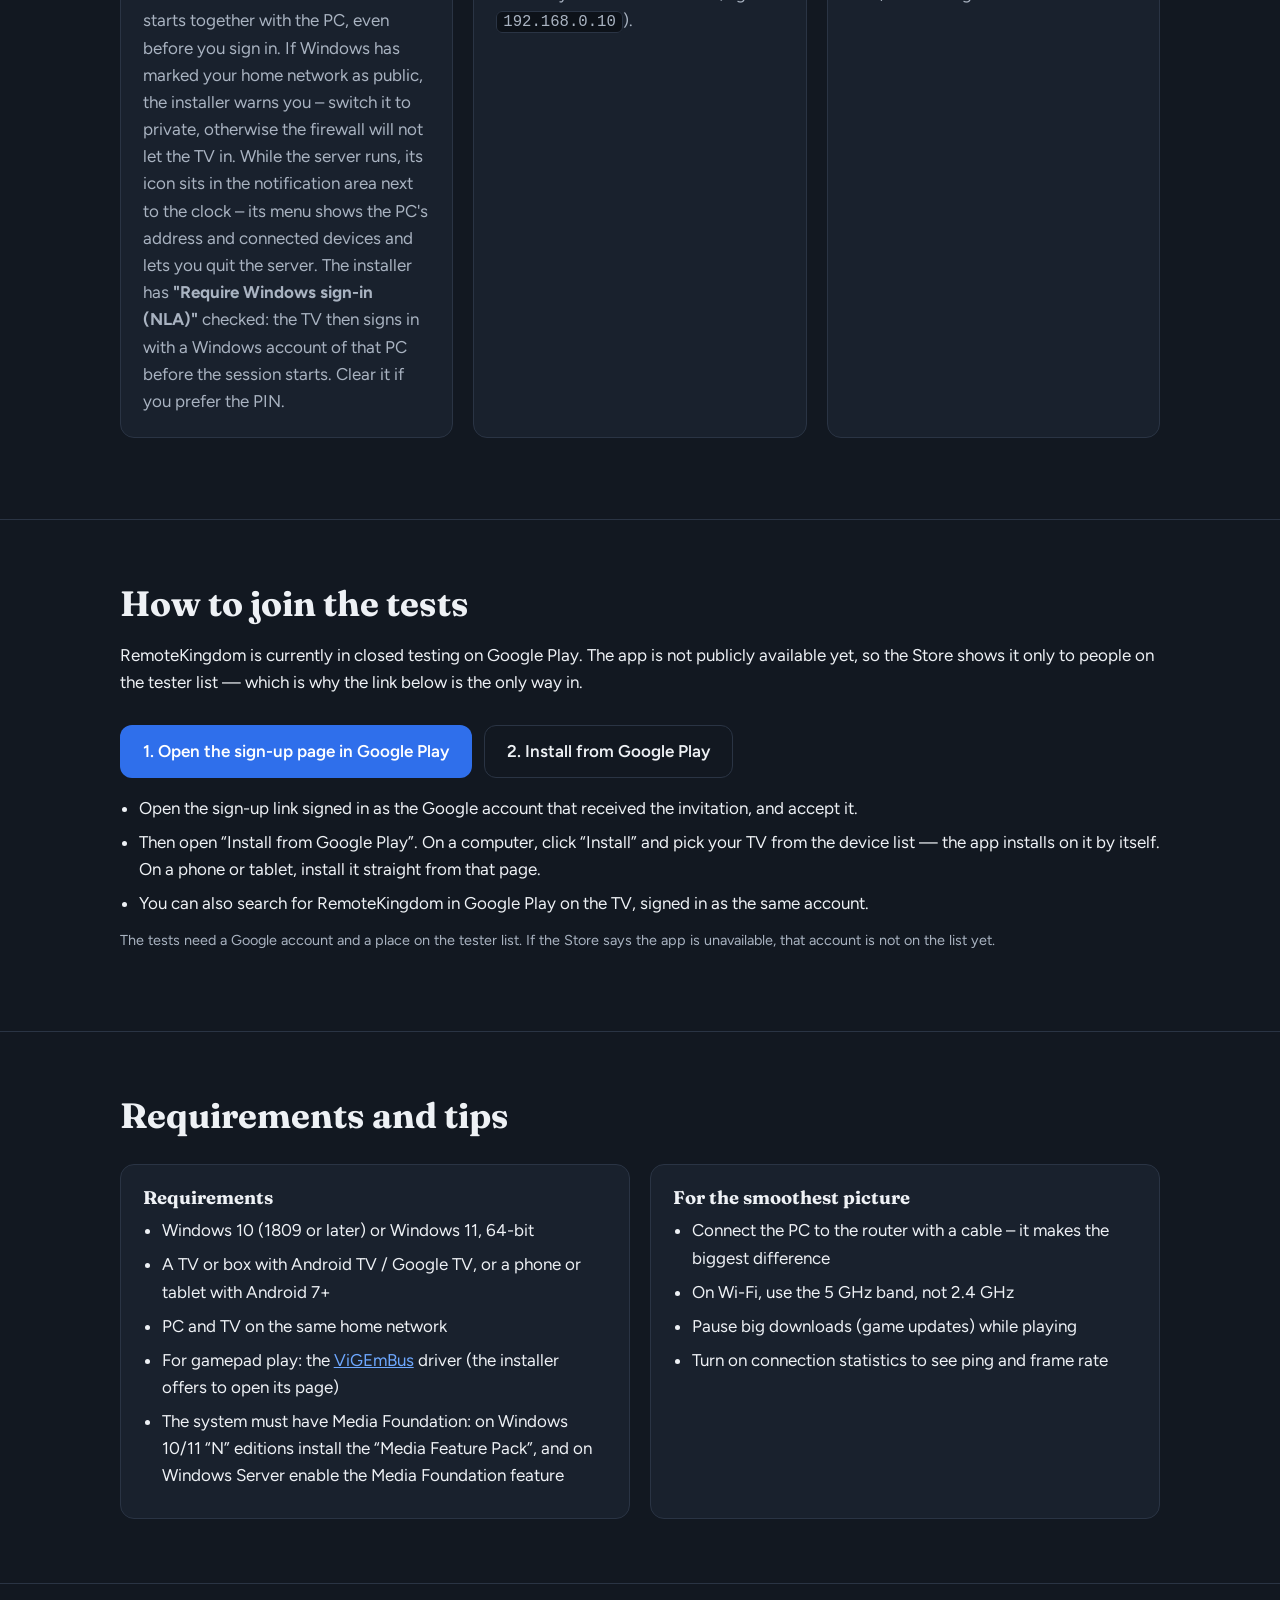
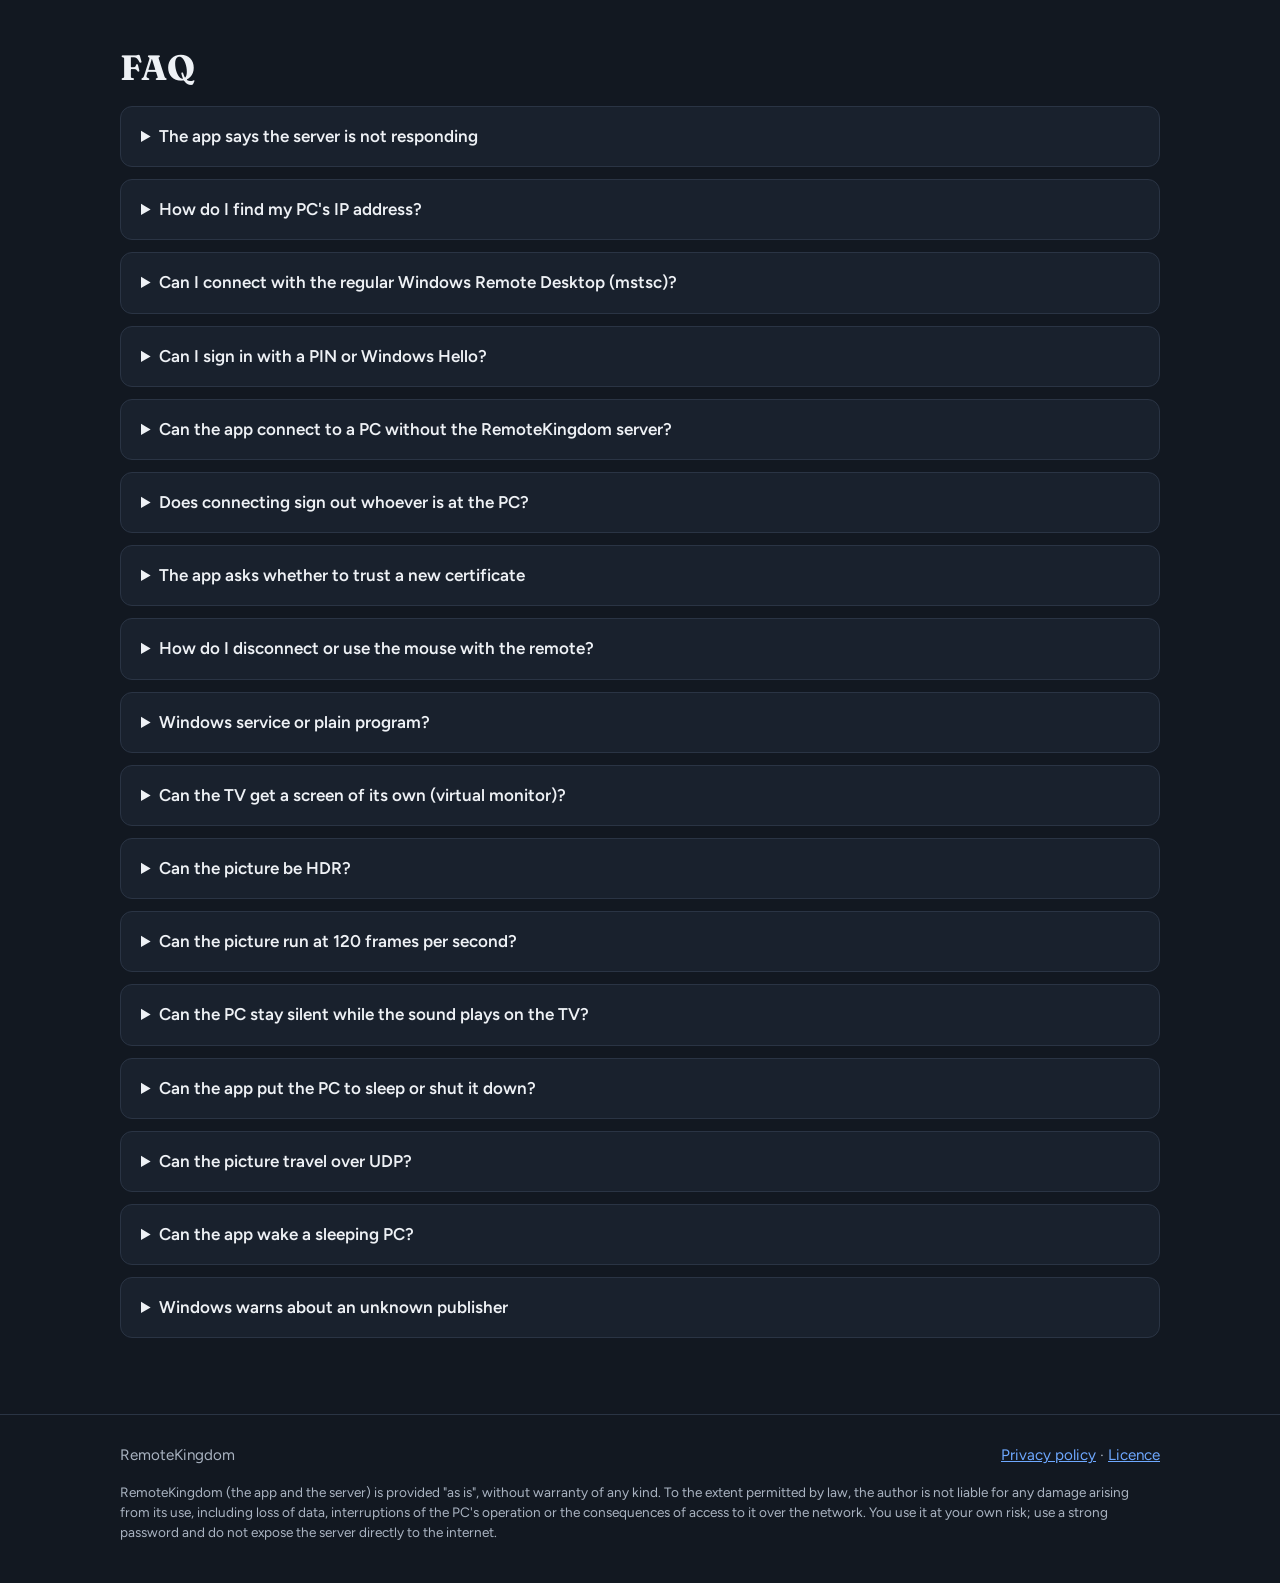
<file: en/index.html>
<!doctype html>
<html lang="en">
<head>
<meta charset="utf-8">
<meta name="viewport" content="width=device-width, initial-scale=1">
<title>RemoteKingdom – your PC on your TV</title>
<meta name="description" content="RemoteKingdom: your Windows PC desktop and games on an Android TV. H.264 video, sound, remote and gamepad.">
<link rel="icon" type="image/png" href="../img/icon.png">
<link rel="alternate" hreflang="pl" href="https://2lero.github.io/remotekingdom-site/">
<link rel="alternate" hreflang="en" href="https://2lero.github.io/remotekingdom-site/en/">
<link rel="alternate" hreflang="x-default" href="https://2lero.github.io/remotekingdom-site/">
<link rel="preconnect" href="https://fonts.googleapis.com">
<link rel="preconnect" href="https://fonts.gstatic.com" crossorigin>
<link href="https://fonts.googleapis.com/css2?family=Fraunces:opsz,wght@9..144,700&family=Figtree:wght@400;600&display=swap" rel="stylesheet">
<link rel="stylesheet" href="../style.css">
</head>
<body>

<div class="wrap">
  <header class="top">
    <img src="../img/icon.png" alt="">
    <b>RemoteKingdom</b>
    <nav>
      <a href="#features">Features</a>
      <a href="#rdp">RDP</a>
      <a href="#start">Get started</a>
      <a href="#faq">FAQ</a>
    </nav>
    <div class="lang"><a href="../" lang="pl">PL</a><a href="./" aria-current="page">EN</a></div>
  </header>

  <div class="hero">
    <div>
      <h1>Your PC.<br><span>On your TV.</span></h1>
      <p class="lead">RemoteKingdom brings the desktop and games of your Windows PC to a TV with Android TV or Google TV. Picture, sound, remote and gamepad – no HDMI cable across the room.</p>
      <div class="buttons">
        <a class="btn primary" href="https://github.com/2lero/remotekingdom-site/releases/latest/download/RemoteKingdomServerSetup.exe">
          <svg viewBox="0 0 24 24" fill="none" stroke="currentColor" stroke-width="2" stroke-linecap="round" stroke-linejoin="round" aria-hidden="true"><path d="M12 3v12"/><path d="m7 10 5 5 5-5"/><path d="M5 21h14"/></svg>
          Download the server for Windows
        </a>
        <a class="btn ghost" href="https://play.google.com/apps/testing/com.lero.remotekingdom">
          <svg viewBox="0 0 24 24" fill="none" stroke="currentColor" stroke-width="2" stroke-linecap="round" stroke-linejoin="round" aria-hidden="true"><rect x="2" y="5" width="20" height="13" rx="2"/><path d="M8 21h8"/></svg>
          TV app — join the tests
        </a>
      </div>
      <p class="note">Server: Windows 10 or 11 (64-bit). App: Android TV / Google TV, phones and tablets. Built on the standard RDP protocol – <a href="#rdp">what works with other clients and servers</a>.</p>
    </div>
    <img class="shot" src="../img/connect.jpg" alt="RemoteKingdom connection screen on a TV">
  </div>
</div>

<section id="features">
  <div class="wrap">
    <h2>What it does</h2>
    <div class="grid">
      <div class="card">
        <svg viewBox="0 0 24 24" fill="none" stroke="currentColor" stroke-width="2" stroke-linecap="round" stroke-linejoin="round" aria-hidden="true"><rect x="2" y="4" width="20" height="14" rx="2"/><path d="m10 9 5 2-5 2z"/></svg>
        <h3>Smooth picture</h3>
        <p>Hardware H.264 encoding on the PC and hardware decoding on the TV – up to 60 frames per second, and up to 120 on 120 Hz screens.</p>
      </div>
      <div class="card">
        <svg viewBox="0 0 24 24" fill="none" stroke="currentColor" stroke-width="2" stroke-linecap="round" stroke-linejoin="round" aria-hidden="true"><path d="M6 12h4m-2-2v4"/><path d="M15 11h.01M18 13h.01"/><path d="M17.3 5H6.7a4 4 0 0 0-3.9 3.2l-1 5A3 3 0 0 0 4.7 17c1 0 1.9-.5 2.4-1.3L8 14h8l.9 1.7a2.8 2.8 0 0 0 5.2-2.2l-1-5A4 4 0 0 0 17.3 5z"/></svg>
        <h3>Gamepad play</h3>
        <p>A PlayStation 4 controller is recognized as a DualShock 4, so games show ✕ ○ □ △ button prompts. Rumble still works.</p>
      </div>
      <div class="card">
        <svg viewBox="0 0 24 24" fill="none" stroke="currentColor" stroke-width="2" stroke-linecap="round" stroke-linejoin="round" aria-hidden="true"><path d="M5 12.5a10 10 0 0 1 14 0"/><path d="M8.5 16a5 5 0 0 1 7 0"/><path d="M12 19.5h.01"/><path d="M2 9a15 15 0 0 1 20 0"/></svg>
        <h3>Adapts to your network</h3>
        <p>Picture quality adjusts to your Wi-Fi by itself, so the picture keeps moving on a weaker connection.</p>
      </div>
      <div class="card">
        <svg viewBox="0 0 24 24" fill="none" stroke="currentColor" stroke-width="2" stroke-linecap="round" stroke-linejoin="round" aria-hidden="true"><path d="M11 5 6 9H2v6h4l5 4z"/><path d="M15.5 8.5a5 5 0 0 1 0 7"/><path d="M19 5a10 10 0 0 1 0 14"/></svg>
        <h3>Sound</h3>
        <p>Everything that plays on the PC can be heard on the TV.</p>
      </div>
      <div class="card">
        <svg viewBox="0 0 24 24" fill="none" stroke="currentColor" stroke-width="2" stroke-linecap="round" stroke-linejoin="round" aria-hidden="true"><rect x="7" y="2" width="10" height="20" rx="3"/><path d="M12 6v2m-2 3h4"/></svg>
        <h3>Remote, mouse, keyboard</h3>
        <p>The TV remote is enough (hold OK for mouse mode). A mouse and keyboard connected to the TV work too.</p>
      </div>
      <div class="card">
        <svg viewBox="0 0 24 24" fill="none" stroke="currentColor" stroke-width="2" stroke-linecap="round" stroke-linejoin="round" aria-hidden="true"><rect x="4" y="11" width="16" height="10" rx="2"/><path d="M8 11V7a4 4 0 0 1 8 0v4"/></svg>
        <h3>Secure</h3>
        <p>Encrypted connection (TLS). The TV connects only after signing in: with a Windows account of that PC (NLA) or with a PIN shown on the PC.</p>
      </div>
      <div class="card">
        <svg viewBox="0 0 24 24" fill="none" stroke="currentColor" stroke-width="2" stroke-linecap="round" stroke-linejoin="round" aria-hidden="true"><circle cx="12" cy="8" r="4"/><path d="M4 21a8 8 0 0 1 16 0"/></svg>
        <h3>Even before sign-in</h3>
        <p>The server runs as a Windows service from the moment the PC starts. You can sign in remotely on the sign-in screen (even to a different account), enter your PIN on the lock screen and confirm UAC prompts.</p>
      </div>
      <div class="card">
        <svg viewBox="0 0 24 24" fill="none" stroke="currentColor" stroke-width="2" stroke-linecap="round" stroke-linejoin="round" aria-hidden="true"><rect x="3" y="4" width="18" height="12" rx="2"/><path d="M8 20h8M12 16v4"/><path d="m9 10 2 2 4-4"/></svg>
        <h3>Windows Remote Desktop too</h3>
        <p>The app also connects to the built-in Windows Remote Desktop (Windows Pro), NLA sign-in included. Note: connecting to a home Windows PC signs out whoever is sitting at the computer – client Windows has only one session. Fine for desktop work; for games and video the RemoteKingdom server is better.</p>
      </div>
      <div class="card">
        <svg viewBox="0 0 24 24" fill="none" stroke="currentColor" stroke-width="2" stroke-linecap="round" stroke-linejoin="round" aria-hidden="true"><rect x="2" y="4" width="14" height="10" rx="2"/><rect x="17" y="8" width="5" height="10" rx="1"/><path d="M6 18h6"/></svg>
        <h3>TV, phone, tablet</h3>
        <p>Runs on Android TV and Google TV, and on phones and tablets with Android 7 or later – in portrait and landscape.</p>
      </div>
      <div class="card">
        <svg viewBox="0 0 24 24" fill="none" stroke="currentColor" stroke-width="2" stroke-linecap="round" stroke-linejoin="round" aria-hidden="true"><path d="M4 5h8M8 3v2m2 0c-1 4-3 7-6 9m2-5c1 2 3 4 5 5"/><path d="m13 20 4-9 4 9m-7-2h6"/></svg>
        <h3>English and Polish</h3>
        <p>The app follows the language of your phone or TV: English or Polish.</p>
      </div>
    </div>
  </div>
</section>

<section id="rdp">
  <div class="wrap">
    <h2>Standard RDP protocol</h2>
    <p class="muted">RemoteKingdom speaks the regular Remote Desktop Protocol (RDP), so it works both ways: you can connect to the server with other RDP clients, and the TV app can connect to a PC without our server. The full feature set, though, comes only with the pair: RemoteKingdom app + RemoteKingdom server.</p>
    <div class="table-wrap">
      <table class="compat">
        <thead>
          <tr>
            <th></th>
            <th>RemoteKingdom app<br>+ RemoteKingdom server</th>
            <th>Another RDP client (e.g. mstsc)<br>+ RemoteKingdom server</th>
            <th>RemoteKingdom app<br>+ Windows Remote Desktop</th>
          </tr>
        </thead>
        <tbody>
          <tr><th>Picture</th><td><span class="yes">Lossless desktop</span> (sharp text), with H.264 where video or a game is playing; full-screen H.264 or <b>HEVC HDR</b> (HDR10 TVs) to choose from too; up to 60 fps, up to 120 on 120 Hz screens</td><td>Lossless desktop (sharp text), with H.264 only where video or a game is playing – if the client supports RDP 8 graphics (mstsc does), plain bitmaps otherwise</td><td>Plain bitmaps – for work, not for games and video</td></tr>
          <tr><th>Adapts to the network</th><td><span class="yes">Yes</span></td><td>Only with H.264 picture</td><td><span class="no">No</span></td></tr>
          <tr><th>Sound</th><td><span class="yes">Yes</span></td><td><span class="yes">Yes</span></td><td><span class="yes">Yes</span>, from version 0.12.2</td></tr>
          <tr><th>Mouse and keyboard</th><td><span class="yes">Yes</span>, TV remote too</td><td><span class="yes">Yes</span></td><td><span class="yes">Yes</span>, TV remote too</td></tr>
          <tr><th>Gamepad as a DualShock or Xbox controller</th><td><span class="yes">Yes</span>, with rumble and ✕ ○ □ △ button prompts</td><td><span class="no">No</span></td><td><span class="no">No</span></td></tr>
          <tr><th>Sign-in</th><td>A Windows account of that PC (NLA) or PIN pairing, automatic afterwards</td><td>Windows account (NLA; without NLA the server's sign-in screen)</td><td>Windows account, NLA included</td></tr>
          <tr><th>Windows sign-in and lock screen (PIN), UAC prompts</th><td><span class="yes">Yes</span>, when the server runs as a service (default)</td><td><span class="yes">Yes</span>, when the server runs as a service (default)</td><td>UAC prompts yes; PIN and Windows Hello no</td></tr>
          <tr><th>Steam Big Picture, gamepad screenshots, ping in statistics</th><td><span class="yes">Yes</span></td><td><span class="no">No</span></td><td><span class="no">No</span></td></tr>
          <tr><th>Windows edition</th><td>10 or 11, Home included</td><td>10 or 11, Home included</td><td>Pro, Enterprise or Education with Remote Desktop turned on</td></tr>
        </tbody>
      </table>
    </div>
    <p class="note">Tested with mstsc (Windows Remote Desktop Connection). Other RDP clients (e.g. Windows App on macOS, iOS and Android, FreeRDP, Remmina) and other RDP servers (e.g. xrdp on Linux) should behave similarly but have not been tested yet.</p>
  </div>
</section>

<section id="look">
  <div class="wrap">
    <h2>How it looks</h2>
    <div class="gallery">
      <figure><img src="../img/connect.jpg" alt="Connection screen of the app on a TV" loading="lazy"><figcaption>Connection screen on the TV – PC address and options.</figcaption></figure>
      <figure><img src="../img/steam.jpg" alt="Steam Big Picture on a TV" loading="lazy"><figcaption>Steam Big Picture started right from the app, driven with a gamepad.</figcaption></figure>
      <figure><img src="../img/desktop.jpg" alt="Windows desktop on a TV" loading="lazy"><figcaption>The regular Windows desktop – for the remote, a mouse or a keyboard.</figcaption></figure>
    </div>
  </div>
</section>

<section id="app">
  <div class="wrap">
    <h2>The TV app</h2>
    <p class="muted">RemoteKingdom for Android TV and Google TV – fully usable with the remote, in English or Polish.</p>
    <div class="two">
      <div class="card">
        <h3>On the connection screen</h3>
        <ul class="clean">
          <li><b>Find servers</b> – finds PCs with RDP on your home network and tells RemoteKingdom, Windows Remote Desktop and others apart</li>
          <li>PC address and port remembered for next time</li>
          <li><b>Start Steam (Big Picture)</b> right after connecting</li>
          <li><b>Show connection statistics</b> – ping, frames per second, Mb/s and gamepad battery level in a corner, plus how the picture is sent (H.264 with the current bitrate and frame rate cap, or bitmaps)</li>
          <li>Signing in with a Windows account of that PC (NLA) - password remembered on the device - or PIN pairing</li>
        </ul>
      </div>
      <div class="card">
        <h3>During a session</h3>
        <ul class="clean">
          <li><span class="kbd">hold Back</span> – disconnect</li>
          <li><span class="kbd">hold OK</span> – mouse mode (arrows move the pointer)</li>
          <li><span class="kbd">SELECT + START</span> on the gamepad – screenshot saved on the PC</li>
          <li>Reconnects by itself after a short Wi-Fi drop</li>
          <li>Warns you if the PC's certificate changes</li>
        </ul>
      </div>
    </div>
  </div>
</section>

<section id="start">
  <div class="wrap">
    <h2>Get started</h2>
    <ol class="steps">
      <li>
        <h3>Install the server</h3>
        <p>Download the installer on your Windows PC and run it. By default the server installs as a Windows service: it starts together with the PC, even before you sign in. If Windows has marked your home network as public, the installer warns you – switch it to private, otherwise the firewall will not let the TV in. While the server runs, its icon sits in the notification area next to the clock – its menu shows the PC's address and connected devices and lets you quit the server. The installer has <b>"Require Windows sign-in (NLA)"</b> checked: the TV then signs in with a Windows account of that PC before the session starts. Clear it if you prefer the PIN.</p>
      </li>
      <li>
        <h3>Install the TV app</h3>
        <p>Find RemoteKingdom on Google Play on your TV and choose "Find servers" or enter your PC's IP address (e.g. <code>192.168.0.10</code>).</p>
      </li>
      <li>
        <h3>Pair and play</h3>
        <p>The first time, a 6-digit code appears on the PC – type it on the TV. After that, connecting is automatic.</p>
      </li>
    </ol>
  </div>
</section>

  <section id="tests">
    <div class="wrap">
      <h2>How to join the tests</h2>
      <p>RemoteKingdom is currently in closed testing on Google Play. The app is not publicly available yet, so the Store shows it only to people on the tester list — which is why the link below is the only way in.</p>
      <p class="buttons">
        <a class="btn primary" href="https://play.google.com/apps/testing/com.lero.remotekingdom">1. Open the sign-up page in Google Play</a>
        <a class="btn ghost" href="https://play.google.com/store/apps/details?id=com.lero.remotekingdom">2. Install from Google Play</a>
      </p>
      <ul class="clean">
        <li>Open the sign-up link signed in as the Google account that received the invitation, and accept it.</li>
        <li>Then open “Install from Google Play”. On a computer, click “Install” and pick your TV from the device list — the app installs on it by itself. On a phone or tablet, install it straight from that page.</li>
        <li>You can also search for RemoteKingdom in Google Play on the TV, signed in as the same account.</li>
      </ul>
      <p class="note">The tests need a Google account and a place on the tester list. If the Store says the app is unavailable, that account is not on the list yet.</p>
    </div>
  </section>

<section>
  <div class="wrap">
    <h2>Requirements and tips</h2>
    <div class="two">
      <div class="card">
        <h3>Requirements</h3>
        <ul class="clean">
          <li>Windows 10 (1809 or later) or Windows 11, 64-bit</li>
          <li>A TV or box with Android TV / Google TV, or a phone or tablet with Android 7+</li>
          <li>PC and TV on the same home network</li>
          <li>For gamepad play: the <a href="https://github.com/nefarius/ViGEmBus/releases/tag/v1.22.0">ViGEmBus</a> driver (the installer offers to open its page)</li>
          <li>The system must have Media Foundation: on Windows 10/11 “N” editions install the “Media Feature Pack”, and on Windows Server enable the Media Foundation feature</li>
        </ul>
      </div>
      <div class="card">
        <h3>For the smoothest picture</h3>
        <ul class="clean">
          <li>Connect the PC to the router with a cable – it makes the biggest difference</li>
          <li>On Wi-Fi, use the 5 GHz band, not 2.4 GHz</li>
          <li>Pause big downloads (game updates) while playing</li>
          <li>Turn on connection statistics to see ping and frame rate</li>
        </ul>
      </div>
    </div>
  </div>
</section>

<section id="faq">
  <div class="wrap">
    <h2>FAQ</h2>
    <details>
      <summary>The app says the server is not responding</summary>
      <p>Check that the server is running on the PC (the RemoteKingdom icon next to the clock; if it is missing, start “RemoteKingdom Server” from the Start menu), that the IP address is correct and that the PC and TV are on the same network. The server uses port 3389 by default. If a window about the missing <code>MFPlat.dll</code> file appears when the server starts, the PC is missing Media Foundation – see “Requirements and tips”.</p>
      <p>The built-in Windows Remote Desktop uses that same port. If you have it turned on, the RemoteKingdom server will not start – it exits silently and the app only says it cannot connect. To fix this, turn Remote Desktop off (Settings → System → Remote Desktop) or start the RemoteKingdom server on a different port – the port number is given as the first argument (e.g. 3390). If the server will not start, look at the file <code>%ProgramData%\RemoteKingdom\server\rk_server.err</code> (server as a service) or <code>%LOCALAPPDATA%\RemoteKingdom\rk_server.err</code> (plain program): you will find the line <code>[Main] Fatal: bind() failed: 10048</code>.</p>
      <p>If the server is running and the TV still cannot connect, check whether Windows has marked your home network as public. On a public network the firewall blocks connections to the server (a safeguard in a café or hotel, for example). You can change this in Settings → Network &amp; internet → Wi-Fi or Ethernet → network properties → Network profile type → Private network.</p>
    </details>
    <details>
      <summary>How do I find my PC's IP address?</summary>
      <p>Easiest: choose “Find servers” in the app, or click the RemoteKingdom icon next to the clock on the PC – its menu shows “This PC's address”. You can also open Windows Settings → Network &amp; internet → your connection's properties and read the “IPv4 address”, or run <code>ipconfig</code> in a command prompt.</p>
    </details>
    <details>
      <summary>Can I connect with the regular Windows Remote Desktop (mstsc)?</summary>
      <p>Yes. If Remote Desktop has no saved password, a RemoteKingdom sign-in screen appears after connecting – enter the user name and password of a Windows account on this PC (for a Microsoft account: its email address and password, not the PIN). After 3 wrong attempts the server disconnects.</p>
    </details>
    <details>
      <summary>Can I sign in with a PIN or Windows Hello?</summary>
      <p>With the RemoteKingdom server running as a service (the default) you see the real Windows lock screen and enter your PIN just as you would at the PC. The server's own sign-in screen (shown in mstsc when no password is saved) accepts only the Windows account password (for a Microsoft account: the account password, not the PIN).</p>
      <p>In the built-in Windows Remote Desktop, PIN and Windows Hello do not work – the sign-in screen shows only password and smart card.</p>
      <p>With a Microsoft account that has the “require Windows Hello” option turned on, signing in to Remote Desktop with just the password may also fail. Turning that option off, or signing in with the password once locally on that PC, helps.</p>
    </details>
    <details>
      <summary>Can the app connect to a PC without the RemoteKingdom server?</summary>
      <p>Yes, if the PC runs Windows Pro with Remote Desktop turned on (Settings → System → Remote Desktop). The app asks for the Windows user name and password. By default the password is not stored. You can have it remembered by ticking the option in the sign-in window – the password is then stored encrypted with your device's key. Gamepads, PIN pairing and H.264 video work only with the RemoteKingdom server.</p>
    </details>
    <details>
      <summary>Does connecting sign out whoever is at the PC?</summary>
      <p>Yes, if you connect through the built-in Windows Remote Desktop (Windows Pro). Client Windows has only one session, so whoever is sitting at the computer gets signed out. Server editions of Windows allow several sessions at once, but home Windows 10/11 Pro does not.</p>
    </details>
    <details>
      <summary>The app asks whether to trust a new certificate</summary>
      <p>This happens after reinstalling the server or Windows, and also once after switching the server to a Windows service (the service has its own certificate). If it is your PC and you changed nothing, choose “No” and check that you are connecting to the right address.</p>
    </details>
    <details>
      <summary>How do I disconnect or use the mouse with the remote?</summary>
      <p>Hold Back to disconnect. Hold OK for mouse mode: the arrows move the pointer, OK clicks.</p>
    </details>
    <details>
      <summary>Windows service or plain program?</summary>
      <p>The installer chooses a Windows service by default. The server then runs from the moment the PC starts, even when nobody is signed in, so you can sign in remotely on the sign-in screen, enter your PIN on the lock screen and confirm UAC prompts. Signing out or switching users disconnects you briefly – the app reconnects, and since server 0.17.25 so does mstsc (no error 0x904).</p>
      <p>You can also choose a plain program that starts when you sign in. Then the sign-in screen, lock screen and UAC prompts are not visible remotely: the picture freezes and the keyboard does not work until someone at the PC dismisses them. To change how the server starts, run the installer again and pick the other option (since 0.11.1 the previous one is then removed).</p>
    </details>
    <details>
      <summary>Can the TV get a screen of its own (virtual monitor)?</summary>
      <p>Yes, as an experimental option since 0.14 - tick <b>"Virtual monitor"</b> in the installer (service mode only). During a connection Windows gets an extra screen at exactly the TV's or phone's resolution and makes it the primary one. Since server 0.16.3 the PC's monitor goes dark meanwhile, so every window is on the screen you see in the app. When you disconnect, the virtual screen goes away and the PC's monitor comes back with its windows. Since 0.17.6 a key press, a click or a clear mouse movement at the PC also switches its monitor back on during the session – the remote connection goes on. Since 0.17.22 the PC's monitor then shows exactly what the client sees (a clone in the client's resolution), and after 10 minutes without input at the PC the virtual screen is the only one again. It is still the same desktop: one pointer and the same windows, so it is not for two people working at once.</p>
      <p>The option installs the <a href="https://github.com/VirtualDrivers/Virtual-Display-Driver">Virtual Display Driver</a> (MIT licence) and adds its publisher, SignPath Foundation, to Windows' trusted publishers - otherwise Windows would ask for consent during the install. Uninstalling the server removes the driver and that trust.</p>
      <p>Games in <b>exclusive fullscreen</b> are black on the virtual monitor - Windows' capture cannot see them there. Set the game to windowed or borderless, or switch the app to <b>"Virtual monitor: off"</b> before connecting (app 0.14.2 and later): the picture then comes from the PC's monitor, where such games show.</p>
    </details>
    <details>
      <summary>Can the picture be HDR?</summary>
      <p>Yes, as an experimental mode since server 0.15 and app 0.14: <b>"Picture: HEVC HDR"</b>. It appears only on TVs that show HDR10 and have a hardware 10-bit HEVC decoder - elsewhere the option does not exist. The server turns HDR on for the connection (on the virtual monitor, or on the PC's monitor if you had not) and back off afterwards. The whole screen then goes as HEVC Main 10 HDR10 video, so desktop text is slightly less sharp than in the lossless mode. When something on the way cannot do HDR (graphics card, monitor), the server sends plain H.264.</p>
    </details>
    <details>
      <summary>Can the picture run at 120 frames per second?</summary>
      <p>Yes, since server 0.17.23 and app 0.17.0. When the phone's or TV's screen can do 120 Hz at its resolution, the app switches it over and asks the server for 120 frames (the virtual monitor then runs at 120 Hz too). Otherwise the picture runs at 60; mstsc stays at 60. Since 0.17.24 the server really reaches 120, as long as the game draws that many frames and the Wi-Fi keeps up – on a weaker network the automatic control lowers the frame rate by itself.</p>
    </details>
    <details>
      <summary>Can the PC stay silent while the sound plays on the TV?</summary>
      <p>Yes, as an experimental option since 0.14 - tick <b>"Virtual sound card"</b> in the installer. During a connection the sound goes to the TV only, and after it the PC goes back to its own device. It needs a virtual sound card: Steam Streaming Speakers (installed by Steam for Remote Play) or the free <a href="https://vb-audio.com/Cable/">VB-CABLE</a>. Without either the sound works as before - on both the PC and the TV. Programs set to one specific device keep playing there.</p>
    </details>
    <details>
      <summary>Can the app put the PC to sleep or shut it down?</summary>
      <p>Yes, since app 0.15 and server 0.16. During a session there is a menu at the top of the screen with a <b>"Power"</b> button: sleep, hibernate or shut down. On a TV the menu shows in mouse mode (hold OK), on a phone after touching the top edge of the screen. While the phone app runs in the background, its notification has a button that shuts the PC down (tap twice) and a separate "Disconnect" button.</p>
      <p>If sleep or hibernation is turned off in Windows, the app says so. PCs with Modern Standby (many mini PCs and laptops) are supported since server 0.16.1. Hibernation works even when Windows does not show it in the Start menu – that is only a menu setting.</p>
    </details>
    <details>
      <summary>Can the picture travel over UDP?</summary>
      <p>Yes, since server 0.17 and app 0.16. The picture then uses RDP's standard UDP transport (the one Windows uses for Remote Desktop), which is smoother on Wi‑Fi and over a VPN because a lost packet no longer stalls the whole stream. Sound, input and gamepads stay on TCP. It works with mstsc too. The installer adds a firewall rule for UDP; when UDP cannot get through (firewall, network), the session stays on TCP as before. When UDP stops working during a session, the picture in the app returns to TCP without disconnecting (server 0.17.5 and app 0.16.1; mstsc reconnects instead, and since 0.17.11 it first waits up to 10 seconds, so a short Wi-Fi drop does not disconnect it). The app's statistics show whether the picture comes over UDP or TCP. Since server 0.17.25 and app 0.17.2, when the network loses packets the server adds repair packets (FEC) over UDP: the app rebuilds a single lost packet at once, without waiting for a resend. Nothing changes on a network without losses. Since server 0.17.27 mstsc gets the repair packets too.</p>
      <p>Server 0.17 needs app 0.16 or later – an older app takes it for Windows and shows the picture in the simplified bitmap mode.</p>
    </details>
    <details>
      <summary>Can the app wake a sleeping PC?</summary>
      <p>It tries - an experimental feature since 0.13 of the server and the app (Wake-on-LAN). Connect once while the PC is on: the server tells the app its network cards. When the PC later does not answer, the app sends the wake-up signal and waits for the server. The installer (option "Let the RemoteKingdom app wake this PC") enables waking on the wired network card and turns off Fast Startup.</p>
      <p>Whether it works depends on the hardware: it needs a wired connection, the same home network, and Wake on LAN enabled in the BIOS to wake from hibernation or shutdown. On some PCs waking over the network does not work even then.</p>
    </details>
    <details>
      <summary>Windows warns about an unknown publisher</summary>
      <p>The installer is not code-signed yet. Click “More info” → “Run anyway”. Only download the installer from this page.</p>
    </details>
  </div>
</section>

<footer>
  <div class="wrap">
    <span>RemoteKingdom</span>
    <span><a href="https://github.com/2lero/privacy-policy/blob/main/remotekingdom-privacy-en.txt">Privacy policy</a> · <a href="../license.txt">Licence</a></span>
  </div>
  <div class="wrap disclaimer">RemoteKingdom (the app and the server) is provided "as is", without warranty of any kind. To the extent permitted by law, the author is not liable for any damage arising from its use, including loss of data, interruptions of the PC's operation or the consequences of access to it over the network. You use it at your own risk; use a strong password and do not expose the server directly to the internet.</div>
</footer>

</body>
</html>
</file>
<file: style.css>
:root {
    --bg: #121821; --bg2: #19212d; --line: #2a3444;
    --text: #eef1f5; --muted: #a9b3c1;
    --gold: #e3a92b; --blue: #6ea8ff; --btn: #2f6feb;
  }
  * { box-sizing: border-box; }
  html { scroll-behavior: smooth; }
  body { margin: 0; background: var(--bg); color: var(--text); font: 17px/1.6 Figtree, system-ui, sans-serif; }
  a { color: var(--blue); }
  .wrap { max-width: 1080px; margin: 0 auto; padding: 0 20px; }
  h1, h2, h3 { font-family: Fraunces, Georgia, serif; line-height: 1.15; margin: 0 0 .5em; }
  h1 { font-size: clamp(2.2rem, 5vw, 3.6rem); }
  h1 span { color: var(--gold); }
  h2 { font-size: clamp(1.6rem, 3vw, 2.2rem); }
  h3 { font-size: 1.15rem; }
  p { margin: 0 0 1em; }
  .muted { color: var(--muted); }

  header.top { display: flex; align-items: center; gap: 12px; padding: 20px 0; }
  header.top img { width: 40px; height: 40px; border-radius: 10px; }
  header.top b { font-family: Fraunces, Georgia, serif; font-size: 1.25rem; }
  header.top nav { margin-left: auto; display: flex; gap: 20px; }
  header.top nav a { color: var(--muted); text-decoration: none; }
  header.top nav a:hover { color: var(--text); }

  .hero { display: grid; grid-template-columns: 1.1fr 1fr; gap: 48px; align-items: center; padding: 48px 0 72px; }
  .hero img.shot { width: 100%; border-radius: 14px; border: 1px solid var(--line); box-shadow: 0 20px 60px rgba(0,0,0,.45); }
  .lead { font-size: 1.2rem; color: var(--muted); max-width: 34em; }
  .buttons { display: flex; flex-wrap: wrap; gap: 12px; margin-top: 28px; }
  .btn { display: inline-flex; align-items: center; gap: 10px; min-height: 48px; padding: 12px 22px; border-radius: 12px;
         font-weight: 600; text-decoration: none; border: 1px solid transparent; }
  .btn.primary { background: var(--btn); color: #fff; }
  .btn.primary:hover { background: #255fd0; }
  .btn.ghost { border-color: var(--line); color: var(--text); }
  .btn.ghost:hover { border-color: var(--muted); }
  .btn svg { width: 20px; height: 20px; }
  .note { font-size: .9rem; color: var(--muted); margin-top: 12px; }

  section { padding: 64px 0; border-top: 1px solid var(--line); }
  .grid { display: grid; grid-template-columns: repeat(3, minmax(0, 1fr)); gap: 20px; margin-top: 28px; }
  .card { background: var(--bg2); border: 1px solid var(--line); border-radius: 14px; padding: 22px; }
  .card svg { width: 28px; height: 28px; color: var(--gold); margin-bottom: 10px; }
  .card p { color: var(--muted); margin: 0; }

  ol.steps { list-style: none; padding: 0; counter-reset: s; display: grid; grid-template-columns: repeat(3, minmax(0, 1fr)); gap: 20px; margin-top: 28px; }
  ol.steps li { counter-increment: s; background: var(--bg2); border: 1px solid var(--line); border-radius: 14px; padding: 22px; }
  ol.steps li::before { content: counter(s); display: grid; place-items: center; width: 36px; height: 36px; border-radius: 50%;
                        background: var(--gold); color: #1a1a1a; font-weight: 700; margin-bottom: 12px; }
  ol.steps p { color: var(--muted); margin: 0; }

  .two { display: grid; grid-template-columns: 1fr 1fr; gap: 20px; margin-top: 28px; }
  ul.clean { padding-left: 1.1em; margin: 0; }
  ul.clean li { margin-bottom: .4em; }

  details { background: var(--bg2); border: 1px solid var(--line); border-radius: 12px; padding: 16px 20px; margin-bottom: 12px; }
  summary { cursor: pointer; font-weight: 600; }
  details p { color: var(--muted); margin: 12px 0 0; }
  code { background: #0d1219; border: 1px solid var(--line); border-radius: 6px; padding: 1px 6px; font-size: .92em; }

  footer { border-top: 1px solid var(--line); padding: 28px 0 40px; color: var(--muted); font-size: .95rem; }
  footer .wrap { display: flex; flex-wrap: wrap; gap: 20px; justify-content: space-between; }
  footer .disclaimer { display: block; margin-top: 14px; font-size: .85rem; line-height: 1.5; }

  @media (max-width: 860px) {
    .hero { grid-template-columns: 1fr; padding-top: 24px; }
    .grid, ol.steps, .two { grid-template-columns: 1fr; }
    header.top nav { display: none; }
  }

  .lang { display: flex; gap: 6px; margin-left: 20px; }
  .lang a { padding: 4px 10px; border: 1px solid var(--line); border-radius: 8px; color: var(--muted); text-decoration: none; font-size: .9rem; }
  .lang a[aria-current] { color: var(--text); border-color: var(--muted); }
  .gallery { display: grid; grid-template-columns: repeat(3, minmax(0, 1fr)); gap: 20px; margin-top: 28px; }
  .gallery figure { margin: 0; }
  .gallery img { width: 100%; aspect-ratio: 16 / 9; object-fit: cover; border-radius: 12px; border: 1px solid var(--line); display: block; }
  .gallery figcaption { color: var(--muted); font-size: .95rem; margin-top: 8px; }
  .kbd { display: inline-block; border: 1px solid var(--line); border-bottom-width: 2px; border-radius: 6px; padding: 0 6px; font-size: .9em; color: var(--text); }
  @media (max-width: 860px) { .gallery { grid-template-columns: 1fr; } header.top .lang { margin-left: auto; } }

  /* RDP compatibility table */
  .table-wrap { overflow-x: auto; margin-top: 28px; border: 1px solid var(--line); border-radius: 14px; }
  table.compat { width: 100%; border-collapse: collapse; background: var(--bg2); min-width: 640px; }
  table.compat th, table.compat td { padding: 12px 16px; text-align: left; border-bottom: 1px solid var(--line); vertical-align: top; }
  table.compat thead th { font-family: Fraunces, Georgia, serif; font-weight: 700; color: var(--text); }
  table.compat tbody th { font-weight: 600; color: var(--text); }
  table.compat td { color: var(--muted); }
  table.compat tr:last-child th, table.compat tr:last-child td { border-bottom: 0; }
  .yes { color: #5fd38d; font-weight: 600; }
  .no { color: #ff8a80; font-weight: 600; }
</file>
